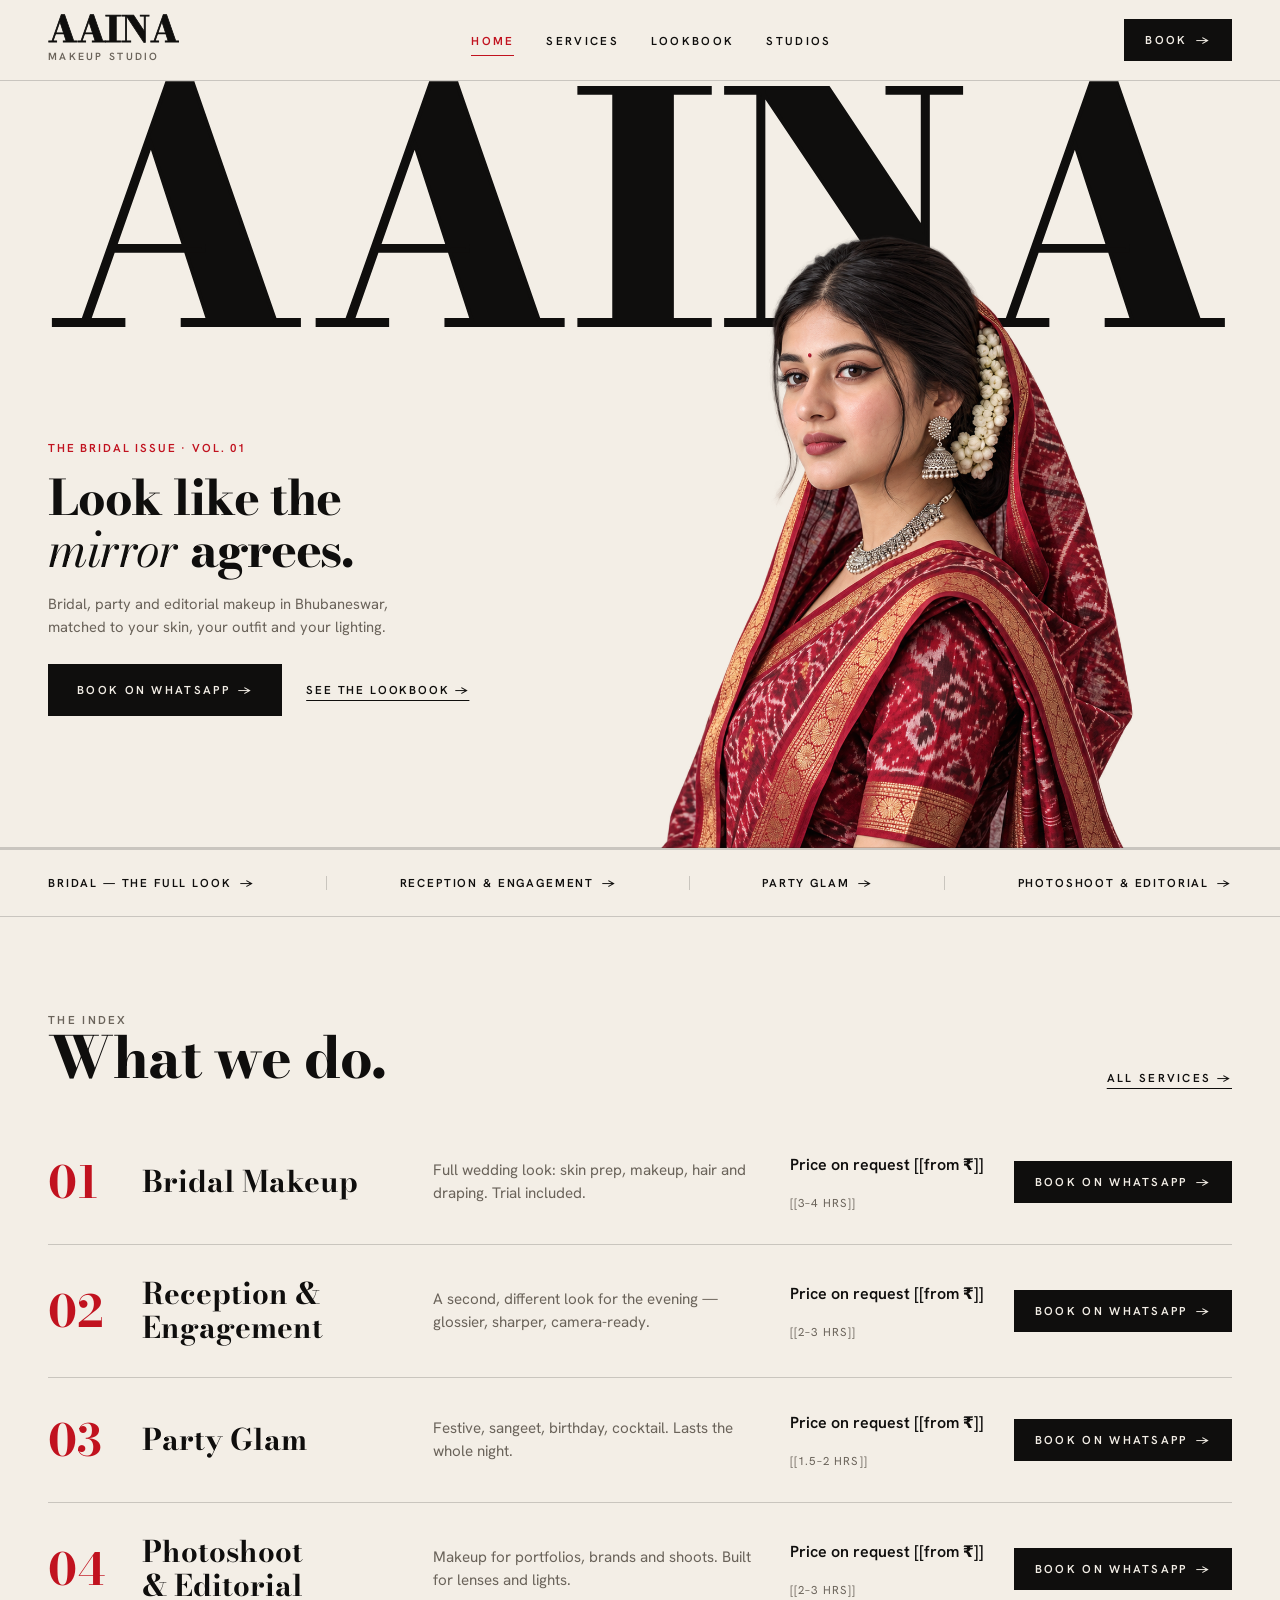
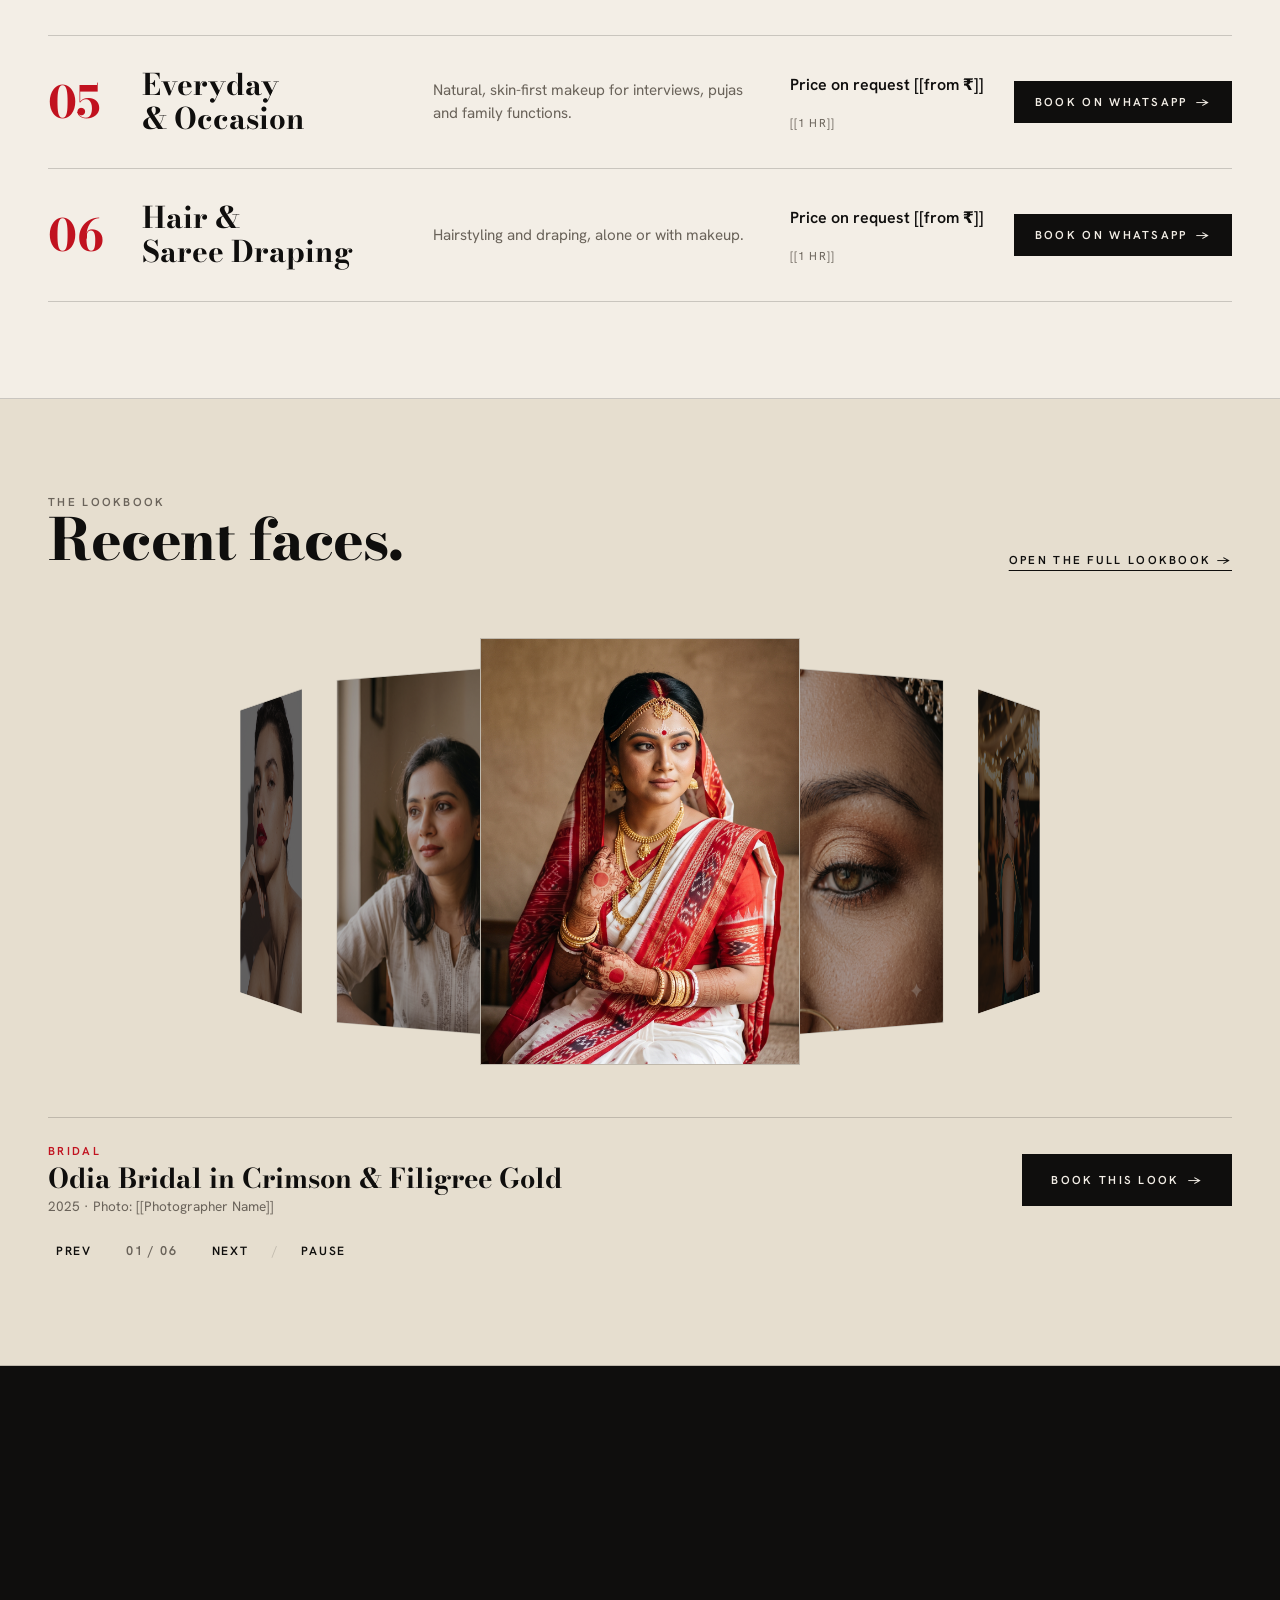
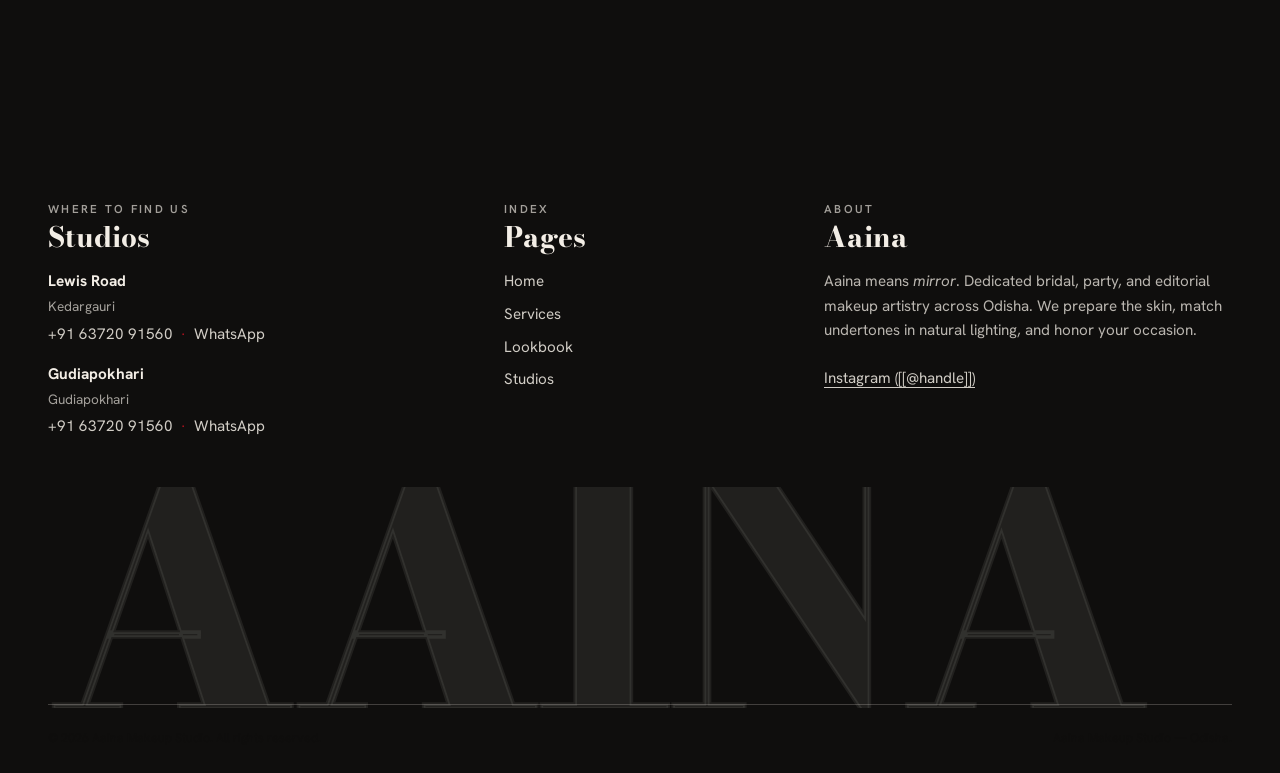
<file: index.html>
<!doctype html>
<html lang="en">
<head>
  <meta charset="utf-8">
  <meta name="viewport" content="width=device-width, initial-scale=1, viewport-fit=cover">
  <meta name="theme-color" content="#FBF8F3">
  <meta name="color-scheme" content="light">
  <title>Aaina Makeup Studio — Bridal &amp; Party Makeup in Odisha</title>
  <meta name="description" content="Bridal, party and editorial makeup at Aaina Makeup Studio in Bhubaneswar, Odisha. Studios at Lewis Road and Gudiapokhari. Book your date on WhatsApp.">
  <link rel="canonical" href="https://notDeboatall.github.io/aainamakeupstudio/index.html">

  <!-- Open Graph & Social Cards -->
  <meta property="og:type" content="website">
  <meta property="og:title" content="Aaina Makeup Studio — Bridal &amp; Party Makeup in Odisha">
  <meta property="og:description" content="Bridal, party and editorial makeup by artists who read your skin tone, outfit and lighting before they pick up a brush.">
  <meta property="og:image" content="https://notDeboatall.github.io/aainamakeupstudio/assets/img/og/og-default.png">
  <meta property="og:url" content="https://notDeboatall.github.io/aainamakeupstudio/index.html">
  <meta name="twitter:card" content="summary_large_image">
  <meta name="twitter:title" content="Aaina Makeup Studio — Bridal &amp; Party Makeup in Odisha">
  <meta name="twitter:description" content="Bridal, party and editorial makeup in Bhubaneswar, Odisha. Bookings on WhatsApp.">
  <meta name="twitter:image" content="https://notDeboatall.github.io/aainamakeupstudio/assets/img/og/og-default.png">

  <!-- Preload LCP Cover Cutout Image (WebP with alpha) -->
  <link rel="preload" as="image" href="assets/img/hero/cover-01.webp" type="image/webp" fetchpriority="high">

  <!-- Favicon -->
  <link rel="icon" href="assets/icons/favicon.svg" type="image/svg+xml">

  <!-- Google Fonts Preconnect & Display Swap (DESIGN §3) -->
  <link rel="preconnect" href="https://fonts.googleapis.com">
  <link rel="preconnect" href="https://fonts.gstatic.com" crossorigin>
  <link rel="stylesheet" href="https://fonts.googleapis.com/css2?family=Bodoni+Moda:ital,opsz,wght@0,6..96,500..900;1,6..96,500..900&family=Hanken+Grotesk:wght@400;500;600&display=swap">

  <!-- Stylesheets in Logical Cascading Order -->
  <link rel="stylesheet" href="css/tokens.css">
  <link rel="stylesheet" href="css/base.css">
  <link rel="stylesheet" href="css/components.css">
  <link rel="stylesheet" href="css/pages.css">

  <!-- Structured Data JSON-LD (BeautySalon / LocalBusiness with 2 Locations) -->
  <script type="application/ld+json">
  {
    "@context": "https://schema.org",
    "@type": "BeautySalon",
    "name": "Aaina Makeup Studio",
    "description": "Bridal, reception, party, and editorial makeup artistry in Bhubaneswar, Odisha.",
    "url": "https://notDeboatall.github.io/aainamakeupstudio/",
    "telephone": "+91 63720 91560",
    "image": "https://notDeboatall.github.io/aainamakeupstudio/assets/img/og/og-default.png",
    "priceRange": "₹₹₹",
    "department": [
      {
        "@type": "BeautySalon",
        "name": "Aaina Makeup Studio — Lewis Road",
        "address": {
          "@type": "PostalAddress",
          "streetAddress": "Plot No. 2855, Vivekananda Ladies Hostel, Lewis Road, Kedargauri Resort",
          "addressLocality": "Bhubaneswar",
          "postalCode": "751014",
          "addressRegion": "Odisha",
          "addressCountry": "IN"
        },
        "geo": {
          "@type": "GeoCoordinates",
          "latitude": 20.2413022,
          "longitude": 85.8412355
        },
        "url": "https://notDeboatall.github.io/aainamakeupstudio/studios.html#lewis-road"
      },
      {
        "@type": "BeautySalon",
        "name": "Aaina Makeup Studio — Gudiapokhari",
        "address": {
          "@type": "PostalAddress",
          "streetAddress": "Gudiapokhari",
          "addressLocality": "Bhubaneswar",
          "addressRegion": "Odisha",
          "addressCountry": "IN"
        },
        "geo": {
          "@type": "GeoCoordinates",
          "latitude": 20.1664124,
          "longitude": 85.8605194
        },
        "url": "https://notDeboatall.github.io/aainamakeupstudio/studios.html#gudiapokhari"
      }
    ]
  }
  </script>
</head>
<body class="section--paper">
  <a class="skip" href="#main">Skip to content</a>

  <!-- Injected Header with noscript fallback (ARCHITECTURE §2) -->
  <header id="site-header">
    <noscript>
      <div class="container" style="padding-block: 1rem; display: flex; justify-content: space-between; align-items: center; border-bottom: 1px solid #ccc;">
        <a href="index.html" style="font-family: var(--font-display); font-size: 1.5rem; font-weight: 800; text-transform: uppercase;">AAINA</a>
        <nav style="display: flex; gap: 1rem;">
          <a href="services.html">Services</a>
          <a href="gallery.html">Lookbook</a>
          <a href="studios.html">Studios</a>
        </nav>
      </div>
    </noscript>
  </header>

  <main id="main">
    <!-- ====================================================================
         SECTION 1: THE COVER (The Bridal Issue — "The Cover" Spec)
         ==================================================================== -->
    <section id="cover" class="hero-cover hairline" aria-label="The Cover" data-issue="bridal">
      <div class="hero-cover__container container">
        
        <!-- L1 Masthead (Tight Word Spanning Container Width) -->
        <div class="hero-cover__masthead-wrap" aria-hidden="true">
          <div class="hero-cover__masthead">AAINA</div>
        </div>

        <!-- Hero Main Body (Left Narrative, Right Art Stage) -->
        <div class="hero-cover__body">
          
          <!-- Narrative Column -->
          <div class="hero-cover__narrative">
            <span class="eyebrow hero-cover__eyebrow">The Bridal Issue · Vol. 01</span>
            <h1 class="hero-cover__headline">
              Look like the <em class="italic-accent">mirror</em> agrees.
            </h1>
            <p class="hero-cover__support">
              Bridal, party and editorial makeup in Bhubaneswar, matched to your skin, your outfit and your lighting.
            </p>
            <div class="hero-cover__actions">
              <button type="button" class="btn btn--primary hero-cover__primary-btn" data-book data-service="bridal" aria-label="Book on WhatsApp">
                Book on WhatsApp <span class="btn__arrow" aria-hidden="true">→</span>
              </button>
              <a href="gallery.html" class="text-link hero-cover__secondary-link">See the lookbook →</a>
            </div>
          </div>

          <!-- Art Column: Standalone Subject Cutout (Directly on Page Background, No Oval) -->
          <div class="hero-cover__art" aria-hidden="true">
            <div class="hero-cover__stage">
              <img src="assets/img/hero/cover-01.webp" 
                   alt="Editorial bridal beauty portrait with Sambalpuri drape, silver choker and traditional crimson accents" 
                   class="hero-cover__img" 
                   width="1393" 
                   height="1129" 
                   fetchpriority="high" 
                   loading="eager">
            </div>
          </div>

        </div>

        <!-- 1px Baseline Hairline Rule -->
        <div class="hero-cover__baseline" aria-hidden="true"></div>
      </div>
    </section>

    <!-- ====================================================================
         SECTION 1B: COVER LINES STRIP (Slim Nav Directly Below Hero)
         ==================================================================== -->
    <nav class="cover-lines-strip hairline" aria-label="Featured services">
      <div class="container cover-lines-strip__inner">
        <a href="services.html#service-bridal" class="cover-lines-strip__link">
          <span class="cover-lines-strip__label">Bridal — the full look</span>
          <span class="cover-lines-strip__arrow" aria-hidden="true">→</span>
        </a>
        <span class="cover-lines-strip__sep" aria-hidden="true"></span>
        <a href="services.html#service-reception" class="cover-lines-strip__link">
          <span class="cover-lines-strip__label">Reception &amp; Engagement</span>
          <span class="cover-lines-strip__arrow" aria-hidden="true">→</span>
        </a>
        <span class="cover-lines-strip__sep" aria-hidden="true"></span>
        <a href="services.html#service-party" class="cover-lines-strip__link">
          <span class="cover-lines-strip__label">Party Glam</span>
          <span class="cover-lines-strip__arrow" aria-hidden="true">→</span>
        </a>
        <span class="cover-lines-strip__sep" aria-hidden="true"></span>
        <a href="services.html#service-editorial" class="cover-lines-strip__link">
          <span class="cover-lines-strip__label">Photoshoot &amp; Editorial</span>
          <span class="cover-lines-strip__arrow" aria-hidden="true">→</span>
        </a>
      </div>
    </nav>

    <!-- ====================================================================
         SECTION 2: THE INDEX (Services Rows - DESIGN §5, CONTENT §Index)
         ==================================================================== -->
    <section class="section hairline" aria-labelledby="index-heading">
      <div class="container">
        <div style="display: flex; justify-content: space-between; align-items: flex-end; margin-bottom: var(--space-5);" data-reveal>
          <div>
            <span class="eyebrow">THE INDEX</span>
            <h2 class="h2" id="index-heading">What we do.</h2>
          </div>
          <a href="services.html" class="text-link">All services →</a>
        </div>

        <!-- Rendered dynamically by js/services.js -->
        <div class="service-index" id="home-services-index"></div>
      </div>
    </section>

    <!-- ====================================================================
         SECTION 3: THE LOOKBOOK TEASER (3D Coverflow Carousel - CONTENT §Lookbook)
         ==================================================================== -->
    <section class="section section--bone hairline" id="lookbook-carousel" aria-labelledby="lookbook-teaser-heading">
      <div class="container">
        <div style="display: flex; justify-content: space-between; align-items: flex-end; margin-bottom: var(--space-5);" data-reveal>
          <div>
            <span class="eyebrow">THE LOOKBOOK</span>
            <h2 class="h2" id="lookbook-teaser-heading">Recent faces.</h2>
          </div>
          <a href="gallery.html" class="text-link">Open the full lookbook →</a>
        </div>

        <!-- 3D Coverflow Carousel Mount (js/carousel.js) -->
        <div id="lookbook-carousel-mount">
          <noscript>
            <div class="carousel__noscript-fallback">
              <p class="text-muted">Explore featured bridal and occasion looks in our lookbook:</p>
              <a href="gallery.html" class="btn btn--outline" style="margin-top: var(--space-3);">Open the full lookbook →</a>
            </div>
          </noscript>
        </div>
      </div>
    </section>

    <!-- ====================================================================
         SECTION 4: STUDIO STATEMENT BAND (DESIGN §5, CONTENT §Why Aaina)
         ==================================================================== -->
    <section class="section statement-band hairline" aria-labelledby="statement-heading">
      <div class="container">
        <div class="statement-band__grid">
          <!-- Editorial Copy & Facts (NOT cards per anti-slop rules) -->
          <div data-reveal>
            <span class="eyebrow eyebrow--inv">WHY AAINA</span>
            <h2 class="statement-band__headline" id="statement-heading">
              A mirror doesn't flatter.<br>We don't either.
            </h2>
            <p class="statement-band__body">
              We match tone, undertone and finish to your skin, not to a trend. You'll see the look on your own face in a trial before the day, and leave with notes for touch-ups.
            </p>

            <ul class="statement-facts">
              <li class="statement-fact">
                <span class="statement-fact__bullet" aria-hidden="true">01</span>
                <span>Trial before every bridal booking <span class="placeholder-mark">[[confirm]]</span></span>
              </li>
              <li class="statement-fact">
                <span class="statement-fact__bullet" aria-hidden="true">02</span>
                <span>Skin-prep and HD / airbrush options <span class="placeholder-mark">[[confirm]]</span></span>
              </li>
              <li class="statement-fact">
                <span class="statement-fact__bullet" aria-hidden="true">03</span>
                <span>Artists travel for weddings across Odisha <span class="placeholder-mark">[[confirm]]</span></span>
              </li>
            </ul>
          </div>

          <!-- Editorial Imagery Details (Placeholders per Image Brief Section B) -->
          <div class="statement-visuals" data-reveal data-delay="2">
            <div class="statement-visual-item statement-visual-item--tall">
              <div class="aaina-placeholder" style="aspect-ratio: 4 / 5;">
                <span class="aaina-placeholder__label">DETAIL</span>
                <div class="aaina-placeholder__bottom">
                  <span class="aaina-placeholder__title">Photo coming soon</span>
                  <span class="aaina-placeholder__desc">Sanitized professional brush suite</span>
                </div>
              </div>
            </div>

            <div class="statement-visual-item">
              <div class="aaina-placeholder" style="aspect-ratio: 1 / 1;">
                <span class="aaina-placeholder__label">DETAIL</span>
                <div class="aaina-placeholder__bottom">
                  <span class="aaina-placeholder__title">Photo coming soon</span>
                  <span class="aaina-placeholder__desc">Precision skin prep & matching</span>
                </div>
              </div>
            </div>

            <div class="statement-visual-item">
              <div class="aaina-placeholder mirror-mask" style="aspect-ratio: 3 / 4;">
                <span class="aaina-placeholder__label">ARTIST</span>
                <div class="aaina-placeholder__bottom">
                  <span class="aaina-placeholder__title">Photo coming soon</span>
                  <span class="aaina-placeholder__desc">Lead artist portrait <span class="placeholder-mark">[[Name]]</span></span>
                </div>
              </div>
            </div>
          </div>
        </div>
      </div>
    </section>

    <!-- ====================================================================
         SECTION 5: STUDIOS TEASER (CONTENT §Studios teaser)
         ==================================================================== -->
    <section class="section hairline" aria-labelledby="studios-teaser-heading">
      <div class="container">
        <div style="display: flex; justify-content: space-between; align-items: flex-end;" data-reveal>
          <div>
            <span class="eyebrow">FIND US</span>
            <h2 class="h2" id="studios-teaser-heading">Two studios in Bhubaneswar.</h2>
          </div>
          <a href="studios.html" class="text-link">Studio details →</a>
        </div>

        <div class="studios-teaser__list" data-reveal data-delay="1">
          <!-- Lewis Road Card -->
          <article class="studio-card">
            <div>
              <span class="studio-card__num">01</span>
              <h3 class="studio-card__name">Lewis Road</h3>
              <p class="studio-card__area">Kedargauri</p>
              <p class="text-muted" style="margin-top: var(--space-2); font-size: 0.85rem;">Plot No. 2855, Vivekananda Ladies Hostel, Lewis Road, Kedargauri Resort, Bhubaneswar 751014</p>
            </div>
            <div class="studio-card__actions">
              <a href="studios.html#lewis-road" class="text-link">Open on map →</a>
              <button type="button" class="btn btn--header" data-book data-branch="lewis-road">WhatsApp →</button>
            </div>
          </article>

          <!-- Gudiapokhari Card -->
          <article class="studio-card">
            <div>
              <span class="studio-card__num">02</span>
              <h3 class="studio-card__name">Gudiapokhari</h3>
              <p class="studio-card__area">Gudiapokhari</p>
              <p class="text-muted" style="margin-top: var(--space-2); font-size: 0.85rem;"><span class="placeholder-mark">Gudiapokhari, Bhubaneswar [[full address + pin code]]</span></p>
            </div>
            <div class="studio-card__actions">
              <a href="studios.html#gudiapokhari" class="text-link">Open on map →</a>
              <button type="button" class="btn btn--header" data-book data-branch="gudiapokhari">WhatsApp →</button>
            </div>
          </article>
        </div>
      </div>
    </section>

    <!-- ====================================================================
         SECTION 6: REVIEWS (CONTENT §Reviews, PRD §6 F4 — Auto-hidden if empty)
         ==================================================================== -->
    <section class="section section--bone hairline" id="reviews-section" aria-labelledby="reviews-heading" style="display: none;">
      <div class="container">
        <span class="eyebrow">IN THEIR WORDS</span>
        <h2 class="h2" id="reviews-heading" style="margin-bottom: var(--space-4);">Client Reviews</h2>
        <div id="reviews-container"></div>
      </div>
    </section>

    <!-- ====================================================================
         SECTION 7: FINAL CTA (DESIGN §5, CONTENT §Final CTA)
         ==================================================================== -->
    <section class="final-cta" aria-labelledby="final-cta-heading">
      <div class="container final-cta__content" data-reveal>
        <span class="eyebrow eyebrow--inv">HOLD YOUR DATE</span>
        <h2 class="final-cta__title" id="final-cta-heading">
          Tell us the date.<br>We'll hold the chair.
        </h2>
        <p class="lead" style="color: rgba(243, 238, 230, 0.8);">
          Weddings and celebrations book months in advance. Message us to check artist availability for your date.
        </p>
        <button type="button" class="btn btn--primary btn--whatsapp" data-book data-service="bridal" aria-label="Message studio on WhatsApp">
          <svg class="whatsapp-icon" width="18" height="18" viewBox="0 0 24 24" fill="currentColor" aria-hidden="true">
            <path d="M12.031 6.172c-3.181 0-5.767 2.586-5.768 5.766-.001 1.298.38 2.27 1.019 3.287l-.582 2.128 2.182-.573c.978.58 1.911.928 3.149.929 3.182 0 5.767-2.587 5.768-5.766 0-3.18-2.586-5.771-5.768-5.771zm3.392 8.244c-.144.405-.837.774-1.17.824-.299.045-.677.063-1.092-.069-.252-.08-.575-.187-.988-.365-1.739-.751-2.874-2.502-2.961-2.617-.087-.116-.708-.941-.708-1.793s.448-1.272.607-1.446c.16-.175.348-.218.464-.218.116 0 .232.001.333.006.107.005.25-.041.391.298.145.349.493 1.202.536 1.29.043.087.072.189.014.304-.058.116-.087.189-.174.29-.087.102-.184.227-.262.305-.088.087-.179.182-.077.357.102.174.454.748.973 1.211.669.596 1.232.78 1.406.868.174.087.276.073.377-.044.102-.116.435-.508.551-.682.116-.174.232-.145.391-.087.16.058 1.015.479 1.189.566.174.087.29.131.334.204.043.072.043.42-.101.825z"/>
          </svg>
          <span>Message us on WhatsApp →</span>
        </button>
      </div>
    </section>
  </main>

  <!-- Injected Footer (ARCHITECTURE §2) -->
  <footer id="site-footer"></footer>

  <!-- Booking Sheet Modal (Native <dialog>) -->
  <dialog id="booking"></dialog>

  <!-- Lookbook Lightbox Modal -->
  <div id="gallery-lightbox" class="lightbox" role="dialog" aria-modal="true" aria-label="Lookbook View" style="display: none;"></div>

  <!-- Scripts loaded in exact dependency order with defer (ARCHITECTURE §5) -->
  <script defer src="data/site.js"></script>
  <script defer src="data/branches.js"></script>
  <script defer src="data/services.js"></script>
  <script defer src="data/gallery.js"></script>
  <script defer src="data/reviews.js"></script>
  <script defer src="js/core.js"></script>
  <script defer src="js/whatsapp.js"></script>
  <script defer src="js/layout.js"></script>
  <script defer src="js/booking.js"></script>
  <script defer src="js/hero.js"></script>
  <script defer src="js/services.js"></script>
  <script defer src="js/gallery.js"></script>
  <script defer src="js/carousel.js"></script>
  <script defer src="js/reviews.js"></script>
  <script defer src="js/reveal.js"></script>
</body>
</html>
</file>
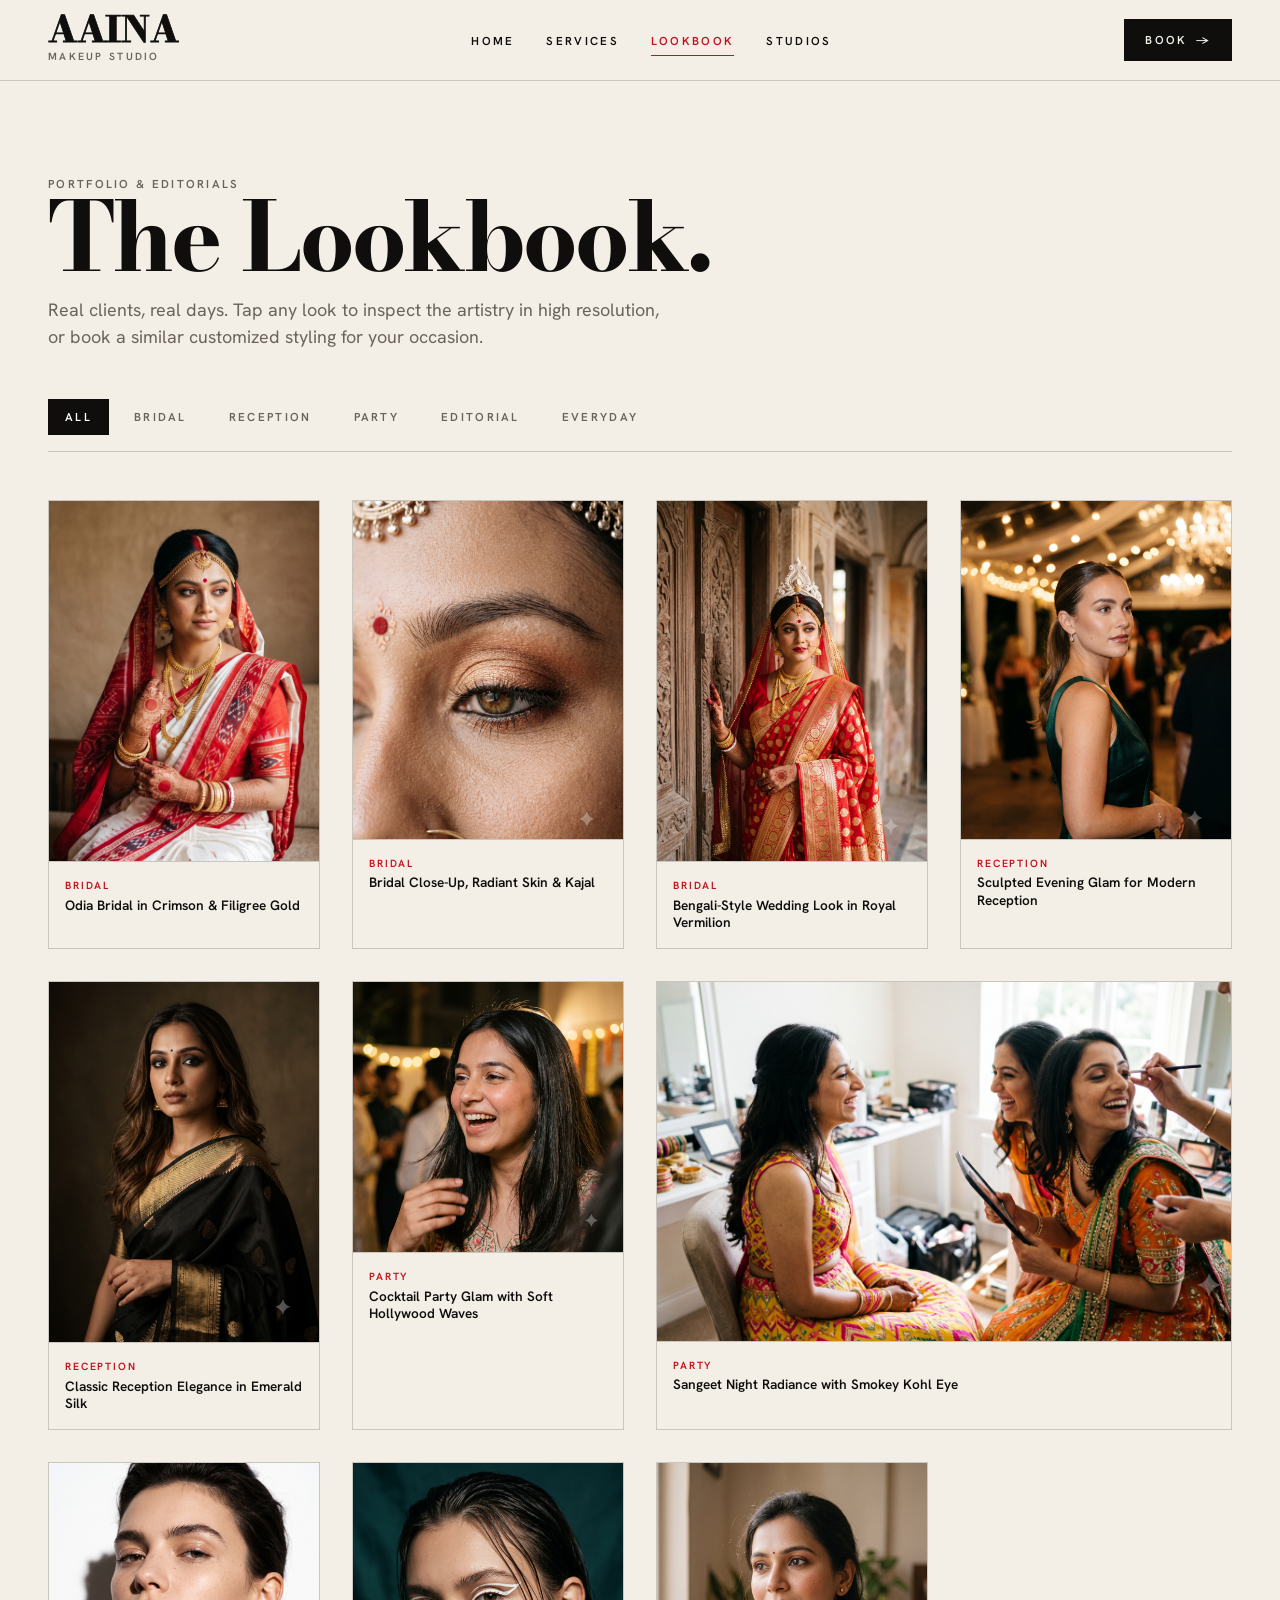
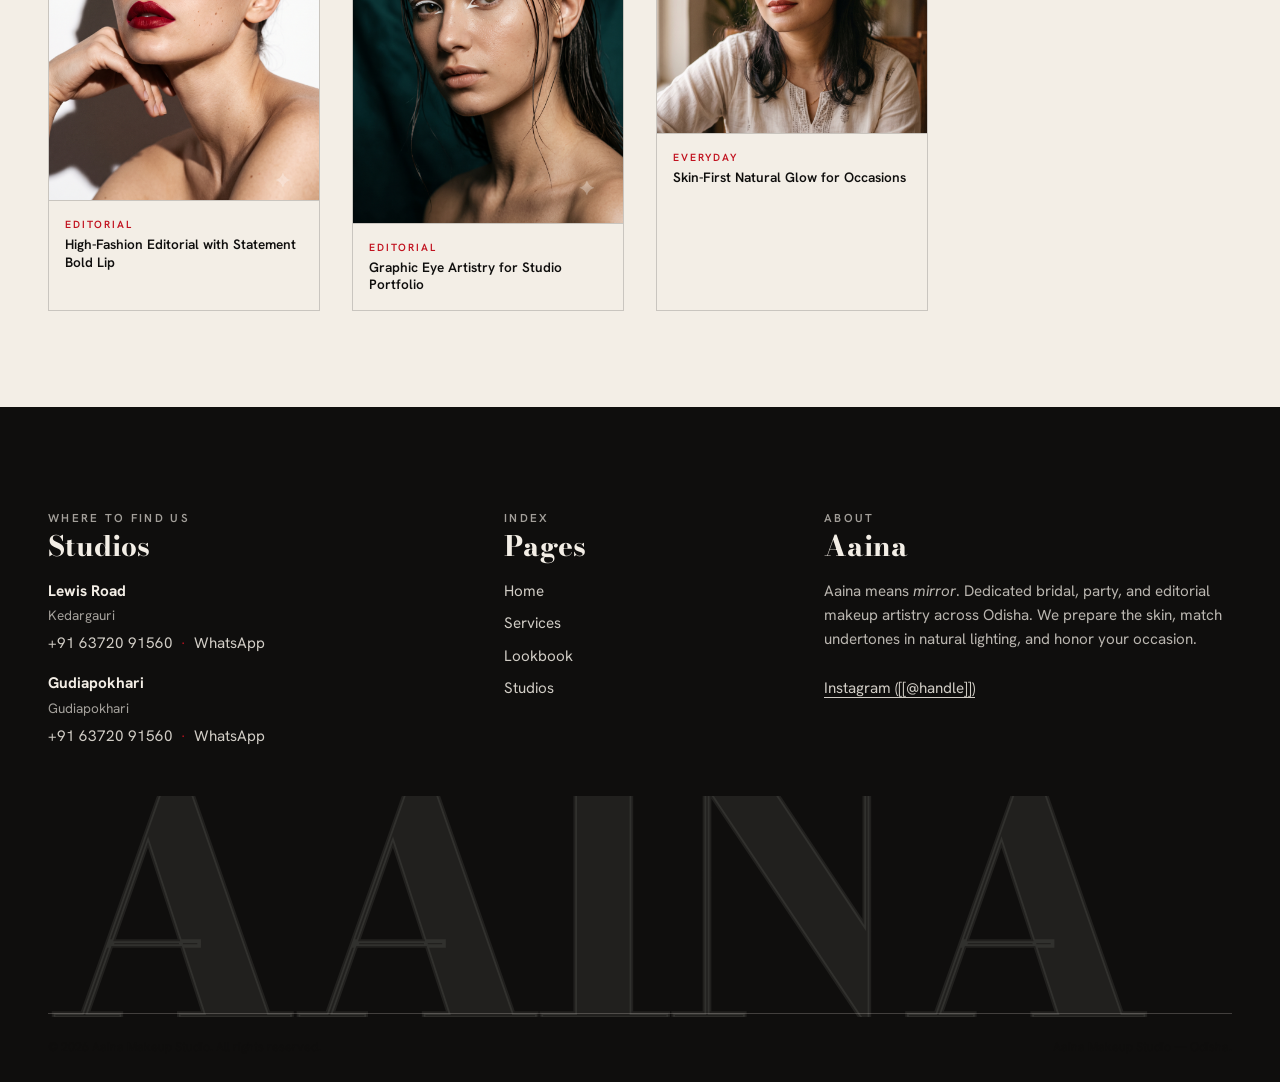
<file: gallery.html>
<!doctype html>
<html lang="en">
<head>
  <meta charset="utf-8">
  <meta name="viewport" content="width=device-width, initial-scale=1, viewport-fit=cover">
  <meta name="theme-color" content="#FBF8F3">
  <meta name="color-scheme" content="light">
  <title>Makeup Lookbook — Aaina Makeup Studio</title>
  <meta name="description" content="Browse bridal, reception, party and editorial makeup looks by Aaina Makeup Studio in Odisha. Tap any look to book on WhatsApp.">
  <link rel="canonical" href="https://notDeboatall.github.io/aainamakeupstudio/gallery.html">

  <meta property="og:type" content="website">
  <meta property="og:title" content="Makeup Lookbook — Aaina Makeup Studio">
  <meta property="og:description" content="Real bridal, party and editorial makeup looks across Odisha.">
  <meta property="og:image" content="https://notDeboatall.github.io/aainamakeupstudio/assets/img/og/og-default.png">
  <meta property="og:url" content="https://notDeboatall.github.io/aainamakeupstudio/gallery.html">
  <meta name="twitter:card" content="summary_large_image">
  <meta name="twitter:title" content="Makeup Lookbook — Aaina Makeup Studio">
  <meta name="twitter:description" content="Browse bridal, party and editorial looks across Odisha.">
  <meta name="twitter:image" content="https://notDeboatall.github.io/aainamakeupstudio/assets/img/og/og-default.png">

  <link rel="icon" href="assets/icons/favicon.svg" type="image/svg+xml">
  <link rel="preconnect" href="https://fonts.googleapis.com">
  <link rel="preconnect" href="https://fonts.gstatic.com" crossorigin>
  <link rel="stylesheet" href="https://fonts.googleapis.com/css2?family=Bodoni+Moda:ital,opsz,wght@0,6..96,500..900;1,6..96,500..900&family=Hanken+Grotesk:wght@400;500;600&display=swap">

  <link rel="stylesheet" href="css/tokens.css">
  <link rel="stylesheet" href="css/base.css">
  <link rel="stylesheet" href="css/components.css">
  <link rel="stylesheet" href="css/pages.css">
</head>
<body class="section--paper">
  <a class="skip" href="#main">Skip to content</a>

  <header id="site-header"></header>

  <main id="main" class="container section">
    <header style="margin-bottom: var(--space-6);" data-reveal>
      <span class="eyebrow">PORTFOLIO &amp; EDITORIALS</span>
      <h1 class="h1">The Lookbook.</h1>
      <p class="lead" style="margin-top: var(--space-3); max-width: 62ch;">
        Real clients, real days. Tap any look to inspect the artistry in high resolution, or book a similar customized styling for your occasion.
      </p>
    </header>

    <!-- Dynamic Category Filter Bar -->
    <nav id="gallery-filters" aria-label="Lookbook categories filter" data-reveal data-delay="1"></nav>

    <!-- Dynamic Gallery Cards Grid (dense auto-flow layout) -->
    <section aria-label="Lookbook Gallery Grid">
      <div class="gallery-grid" id="gallery-grid" data-reveal data-delay="2"></div>
    </section>
  </main>

  <footer id="site-footer"></footer>
  <dialog id="booking"></dialog>

  <!-- Lightbox Element -->
  <div id="gallery-lightbox" class="lightbox" role="dialog" aria-modal="true" aria-label="Lookbook Lightbox View"></div>

  <!-- Scripts -->
  <script defer src="data/site.js"></script>
  <script defer src="data/branches.js"></script>
  <script defer src="data/services.js"></script>
  <script defer src="data/gallery.js"></script>
  <script defer src="data/reviews.js"></script>
  <script defer src="js/core.js"></script>
  <script defer src="js/whatsapp.js"></script>
  <script defer src="js/layout.js"></script>
  <script defer src="js/booking.js"></script>
  <script defer src="js/gallery.js"></script>
  <script defer src="js/reveal.js"></script>
</body>
</html>
</file>
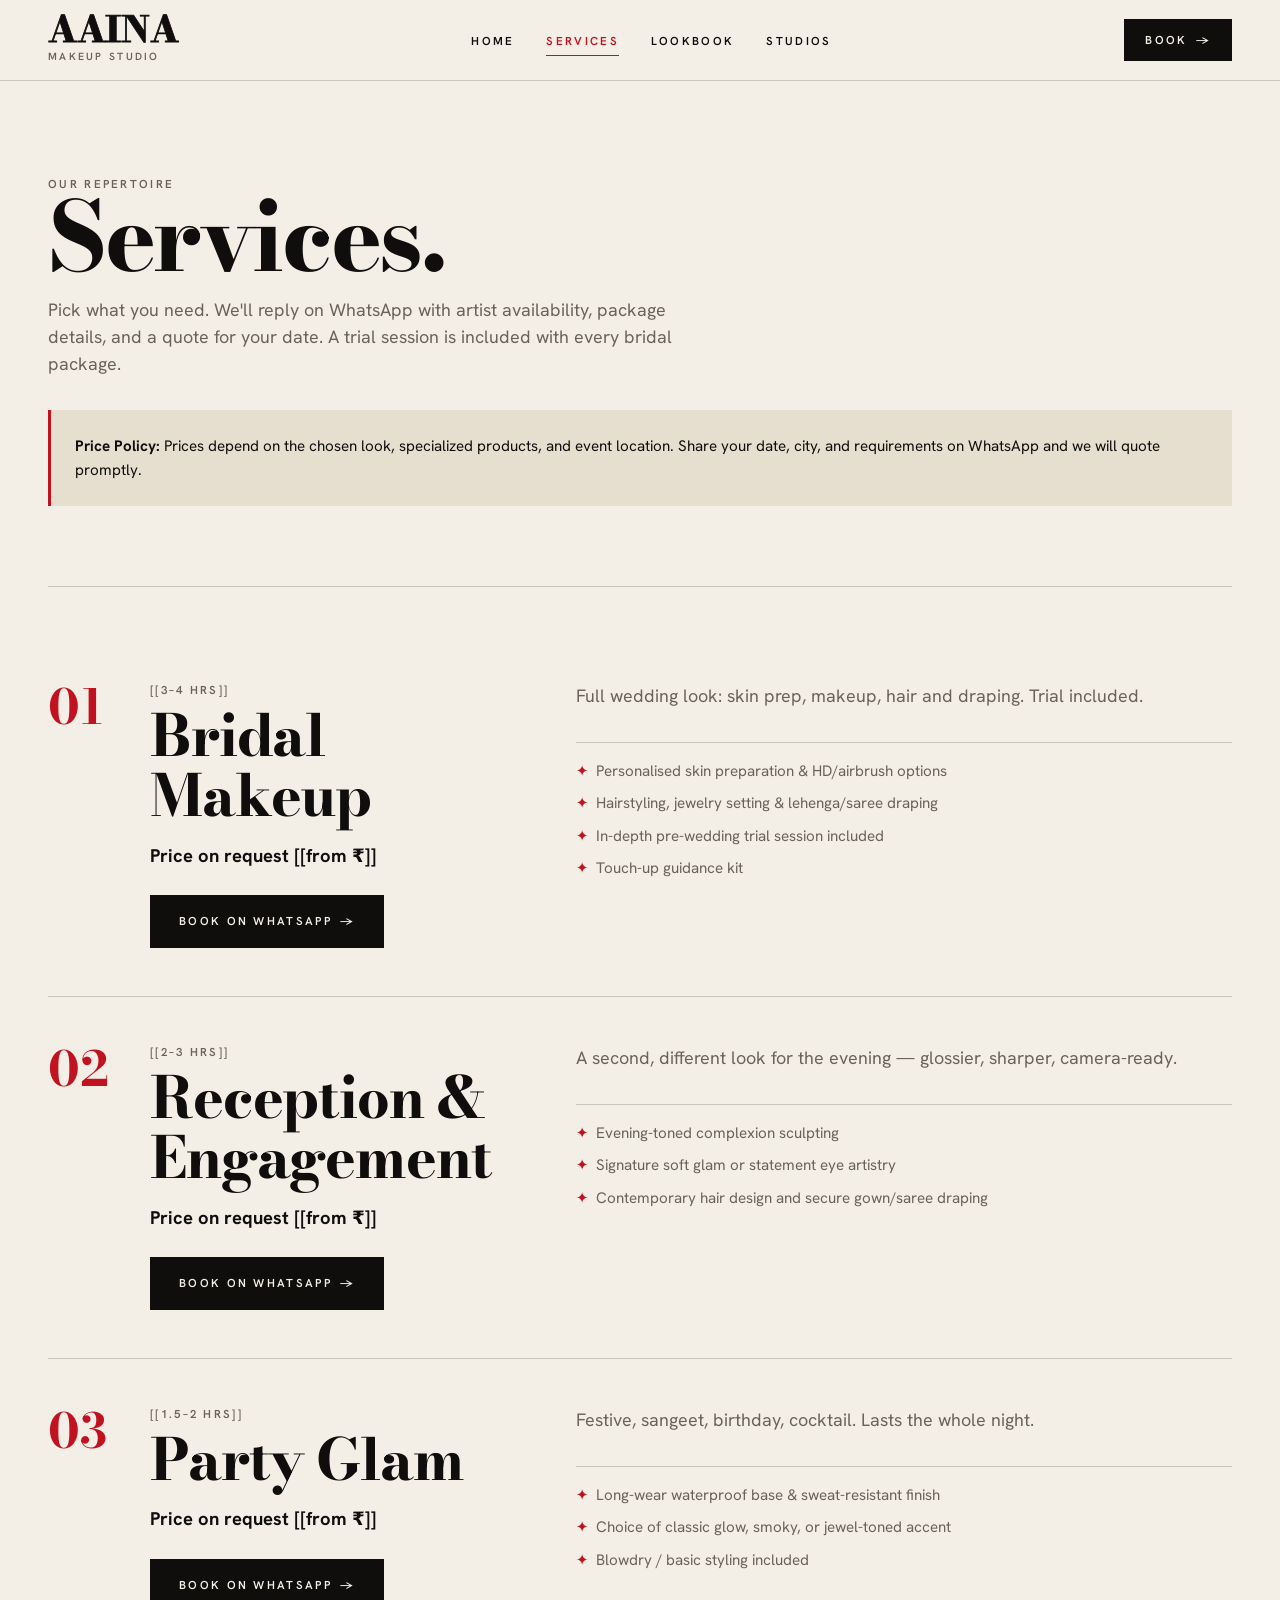
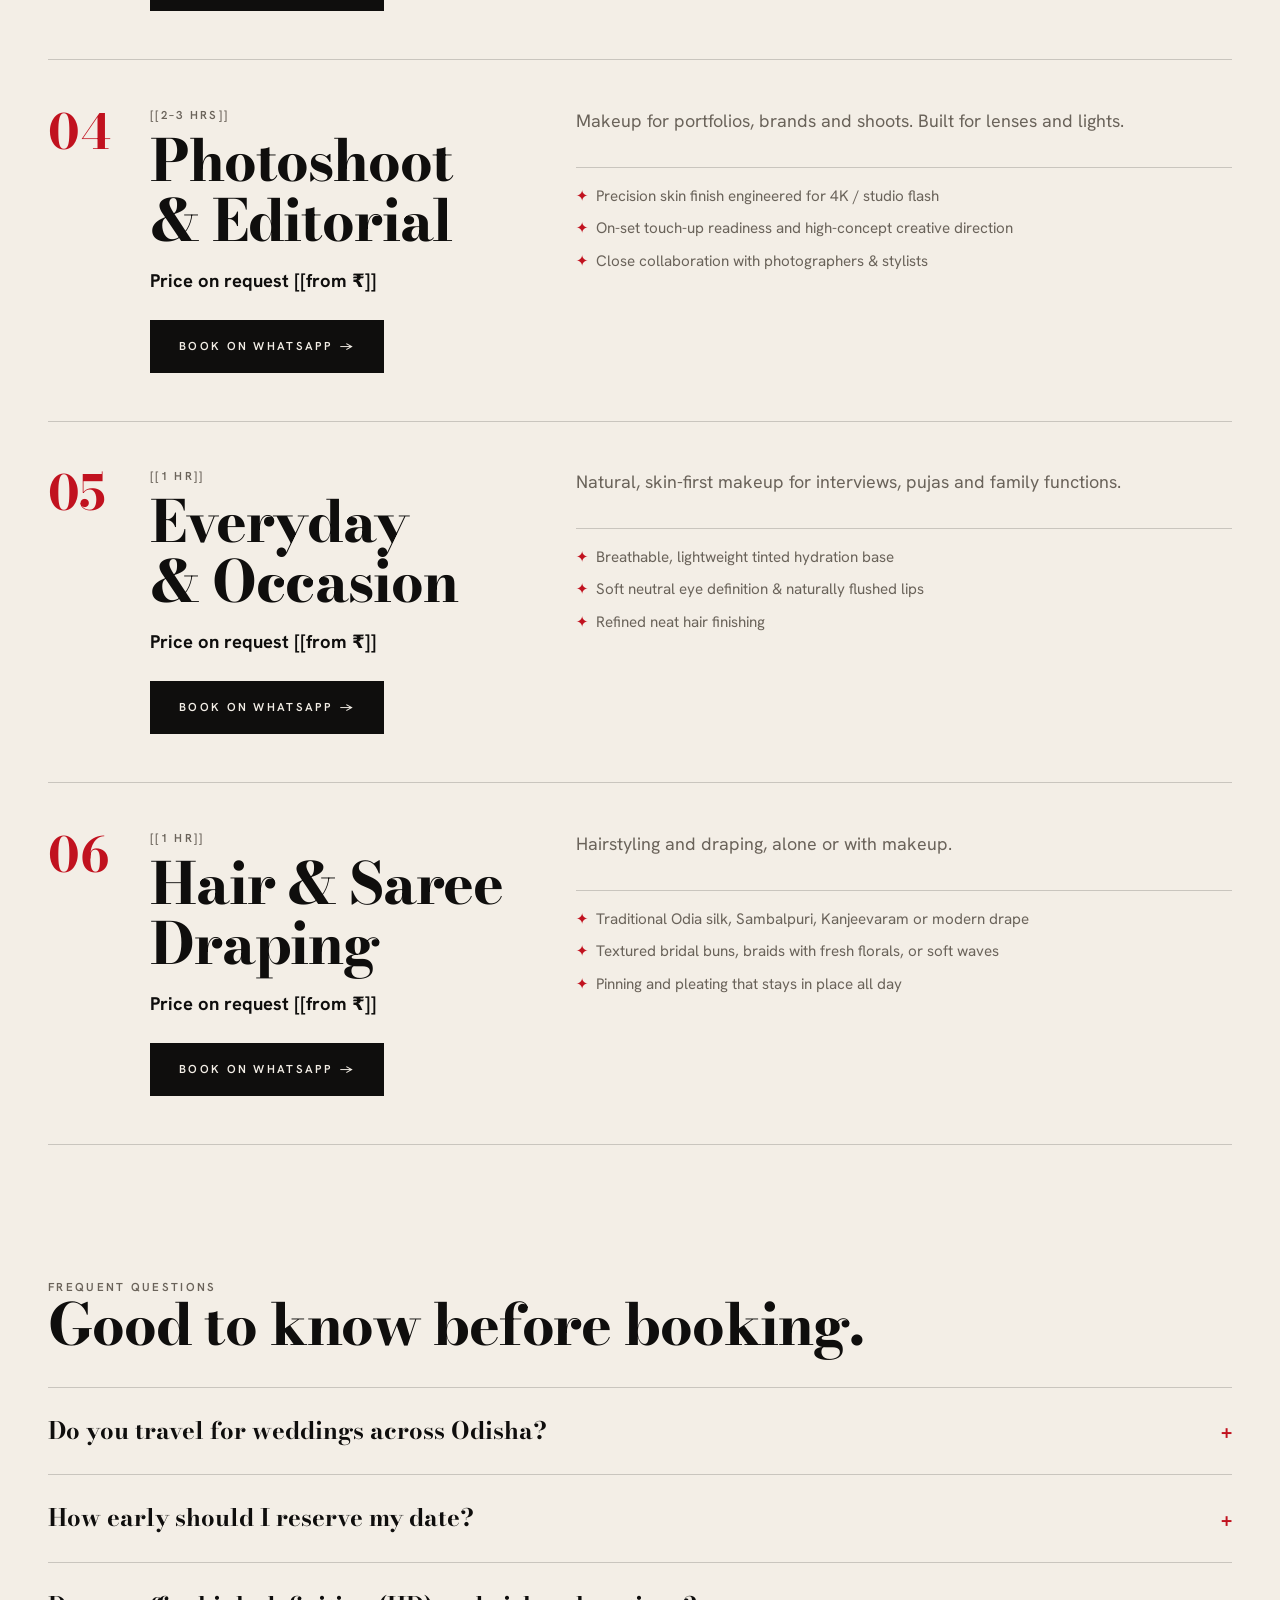
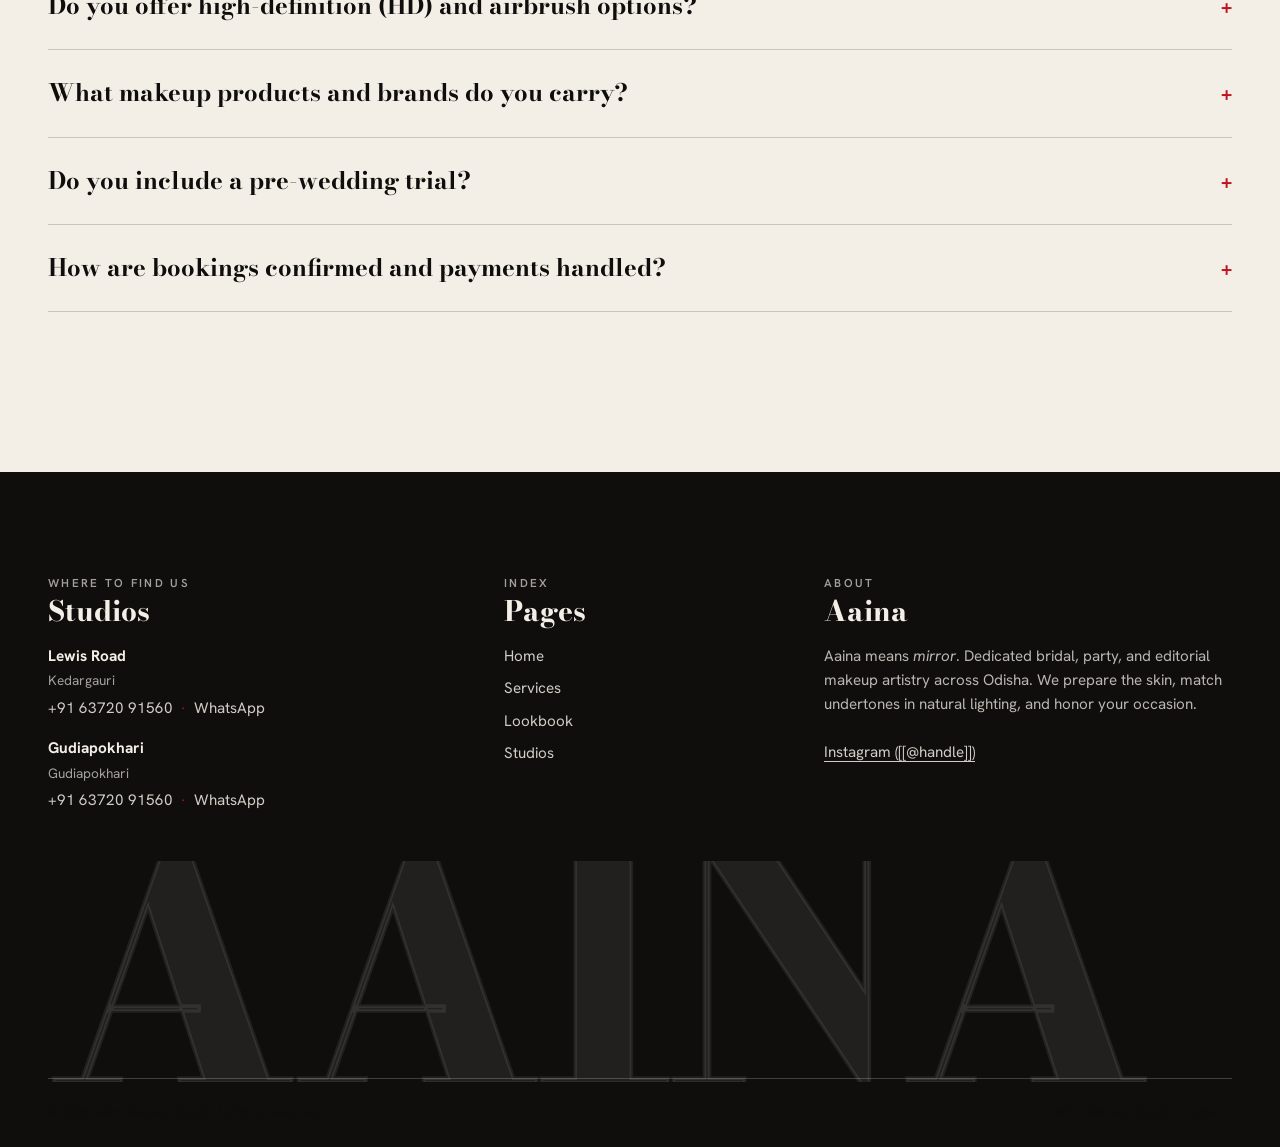
<file: services.html>
<!doctype html>
<html lang="en">
<head>
  <meta charset="utf-8">
  <meta name="viewport" content="width=device-width, initial-scale=1, viewport-fit=cover">
  <meta name="theme-color" content="#FBF8F3">
  <meta name="color-scheme" content="light">
  <title>Makeup Services &amp; Booking — Aaina Makeup Studio</title>
  <meta name="description" content="Bridal, reception, party, editorial and everyday makeup, plus hair and saree draping. Book on WhatsApp with Aaina Makeup Studio Odisha.">
  <link rel="canonical" href="https://notDeboatall.github.io/aainamakeupstudio/services.html">

  <meta property="og:type" content="website">
  <meta property="og:title" content="Makeup Services &amp; Booking — Aaina Makeup Studio">
  <meta property="og:description" content="Bridal, reception, party, editorial and everyday makeup in Odisha. Book on WhatsApp.">
  <meta property="og:image" content="https://notDeboatall.github.io/aainamakeupstudio/assets/img/og/og-default.png">
  <meta property="og:url" content="https://notDeboatall.github.io/aainamakeupstudio/services.html">
  <meta name="twitter:card" content="summary_large_image">
  <meta name="twitter:title" content="Makeup Services &amp; Booking — Aaina Makeup Studio">
  <meta name="twitter:description" content="Complete makeup and draping services by Aaina Makeup Studio.">
  <meta name="twitter:image" content="https://notDeboatall.github.io/aainamakeupstudio/assets/img/og/og-default.png">

  <link rel="icon" href="assets/icons/favicon.svg" type="image/svg+xml">
  <link rel="preconnect" href="https://fonts.googleapis.com">
  <link rel="preconnect" href="https://fonts.gstatic.com" crossorigin>
  <link rel="stylesheet" href="https://fonts.googleapis.com/css2?family=Bodoni+Moda:ital,opsz,wght@0,6..96,500..900;1,6..96,500..900&family=Hanken+Grotesk:wght@400;500;600&display=swap">

  <link rel="stylesheet" href="css/tokens.css">
  <link rel="stylesheet" href="css/base.css">
  <link rel="stylesheet" href="css/components.css">
  <link rel="stylesheet" href="css/pages.css">
</head>
<body class="section--paper">
  <a class="skip" href="#main">Skip to content</a>

  <header id="site-header"></header>

  <main id="main" class="container section">
    <!-- Page Header (CONTENT §Services) -->
    <header class="services-header" data-reveal>
      <span class="eyebrow">OUR REPERTOIRE</span>
      <h1 class="h1">Services.</h1>
      <p class="lead" style="margin-top: var(--space-3); max-width: 65ch;">
        Pick what you need. We'll reply on WhatsApp with artist availability, package details, and a quote for your date. A trial session is included with every bridal package.
      </p>

      <div class="services-notice">
        <strong>Price Policy:</strong> Prices depend on the chosen look, specialized products, and event location. Share your date, city, and requirements on WhatsApp and we will quote promptly.
      </div>
    </header>

    <!-- Full Services Catalog (Rendered dynamically by js/services.js) -->
    <section aria-label="Services List">
      <div id="full-services-list"></div>
    </section>

    <!-- Native Accessible FAQ Section (<details>/<summary> per CONTENT §FAQ) -->
    <section class="section section--sm" style="margin-top: var(--space-7);" aria-labelledby="faq-heading">
      <div data-reveal>
        <span class="eyebrow">FREQUENT QUESTIONS</span>
        <h2 class="h2" id="faq-heading">Good to know before booking.</h2>
      </div>

      <div class="faq-list" data-reveal data-delay="1">
        <details class="faq-item">
          <summary>
            <span>Do you travel for weddings across Odisha?</span>
            <span class="faq-icon" aria-hidden="true">+</span>
          </summary>
          <div class="faq-content">
            <p>Yes. Our senior artists and styling teams regularly travel to wedding venues and destinations across Odisha (such as Sambalpur, Rourkela, Berhampur, Balasore) and neighboring regions. Outstation travel and lodging arrangements are calculated transparently with your quote.</p>
          </div>
        </details>

        <details class="faq-item">
          <summary>
            <span>How early should I reserve my date?</span>
            <span class="faq-icon" aria-hidden="true">+</span>
          </summary>
          <div class="faq-content">
            <p>We recommend booking bridal dates 3 to 6 months in advance, especially during the auspicious wedding months (October through March). For party makeup and photoshoot projects, 2 to 4 weeks advance notice is typically sufficient.</p>
          </div>
        </details>

        <details class="faq-item">
          <summary>
            <span>Do you offer high-definition (HD) and airbrush options?</span>
            <span class="faq-icon" aria-hidden="true">+</span>
          </summary>
          <div class="faq-content">
            <p>Yes. We specialize in both precision HD brush application and silicone-based Airbrush artistry. We analyze your skin texture, venue lighting, and camera setups to recommend the technique that keeps your finish natural yet completely camera-ready.</p>
          </div>
        </details>

        <details class="faq-item">
          <summary>
            <span>What makeup products and brands do you carry?</span>
            <span class="faq-icon" aria-hidden="true">+</span>
          </summary>
          <div class="faq-content">
            <p>We work exclusively with internationally accredited professional cosmetic houses—including Charlotte Tilbury, MAC, NARS, Bobbi Brown, Huda Beauty, and Dior. All brushes and palettes are sanitized between every client according to strict clinical hygiene protocols.</p>
          </div>
        </details>

        <details class="faq-item">
          <summary>
            <span>Do you include a pre-wedding trial?</span>
            <span class="faq-icon" aria-hidden="true">+</span>
          </summary>
          <div class="faq-content">
            <p>Every bridal reservation includes an in-studio trial consultation. We evaluate your undertone, test foundation oxidization, draft eye contours, and review saree pinning with your bridal jewelry so there are zero surprises on your wedding day.</p>
          </div>
        </details>

        <details class="faq-item">
          <summary>
            <span>How are bookings confirmed and payments handled?</span>
            <span class="faq-icon" aria-hidden="true">+</span>
          </summary>
          <div class="faq-content">
            <p>A deposit confirms and blocks your slot exclusively on our master diary. The remaining balance is completed on the day of the appointment. We accept UPI, bank transfers, and cash at all studio branches.</p>
          </div>
        </details>
      </div>
    </section>
  </main>

  <footer id="site-footer"></footer>
  <dialog id="booking"></dialog>

  <!-- Scripts -->
  <script defer src="data/site.js"></script>
  <script defer src="data/branches.js"></script>
  <script defer src="data/services.js"></script>
  <script defer src="data/gallery.js"></script>
  <script defer src="data/reviews.js"></script>
  <script defer src="js/core.js"></script>
  <script defer src="js/whatsapp.js"></script>
  <script defer src="js/layout.js"></script>
  <script defer src="js/booking.js"></script>
  <script defer src="js/services.js"></script>
  <script defer src="js/reveal.js"></script>
</body>
</html>
</file>
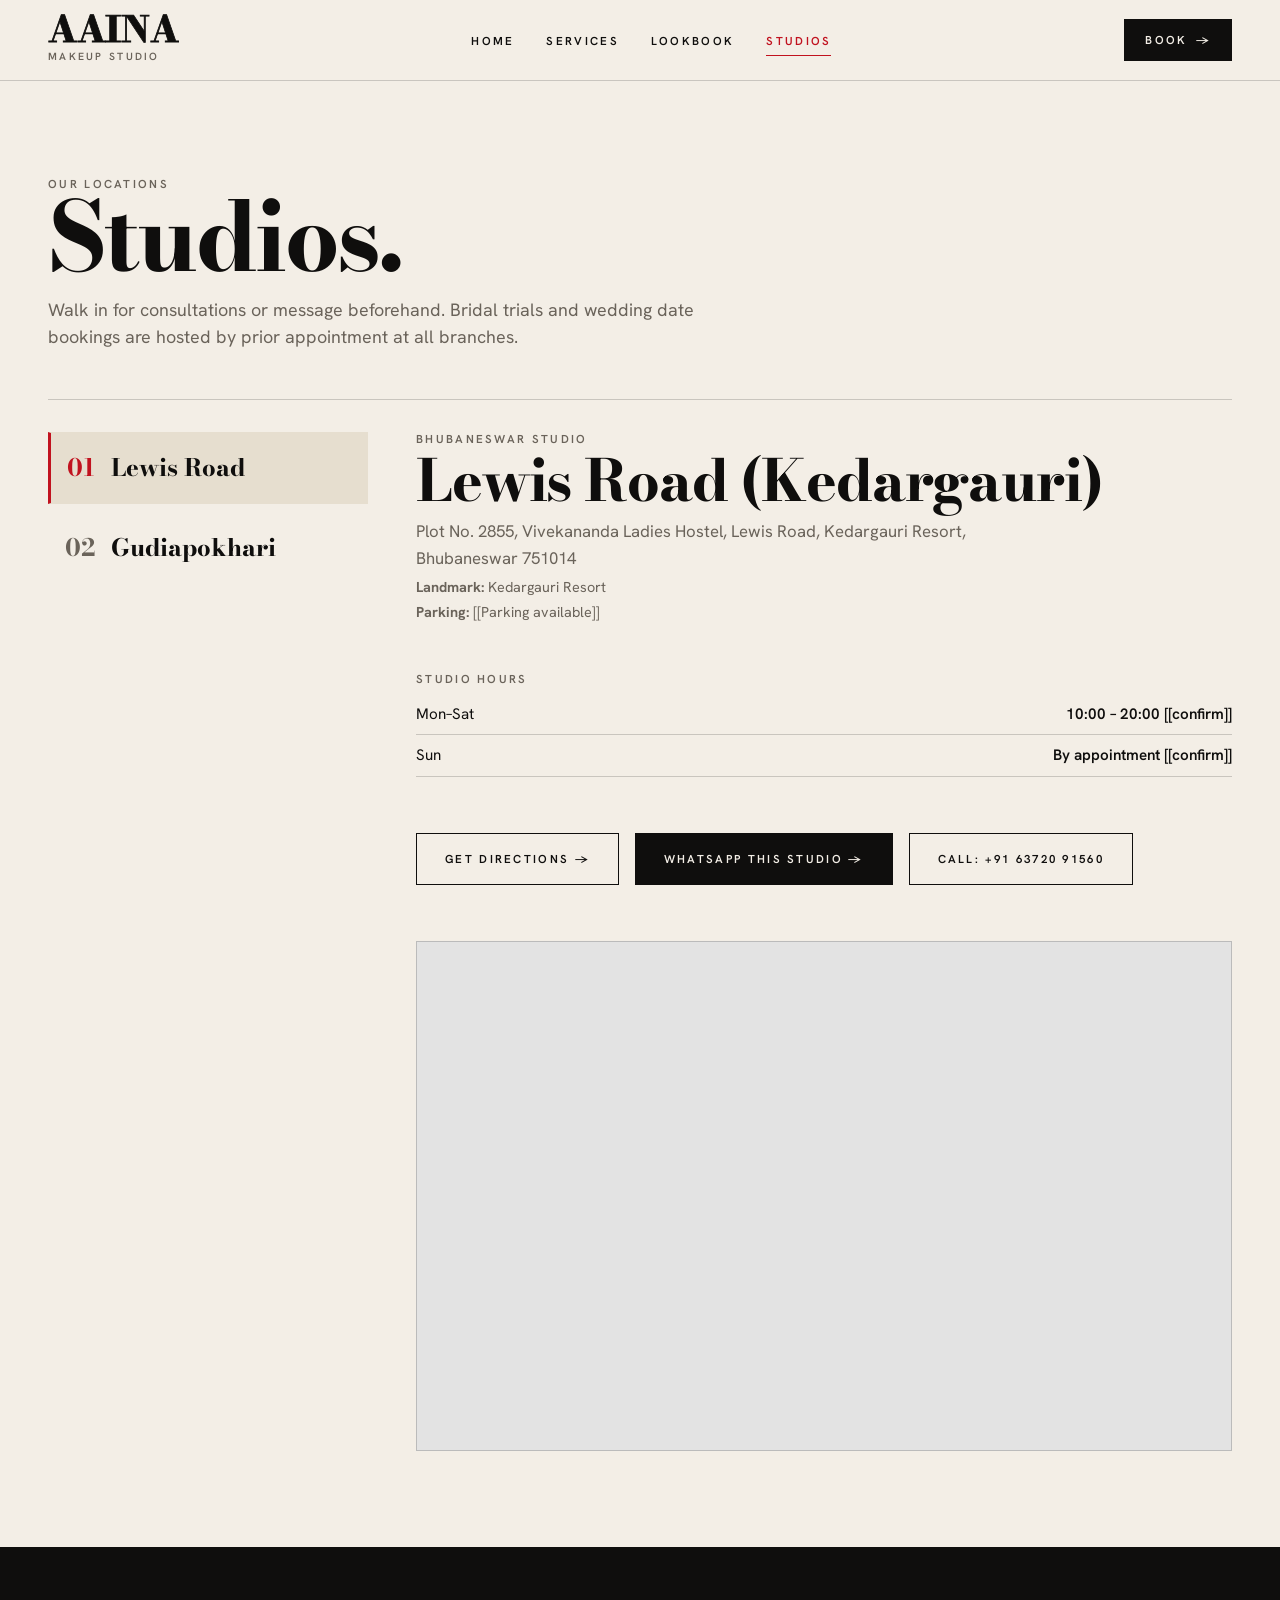
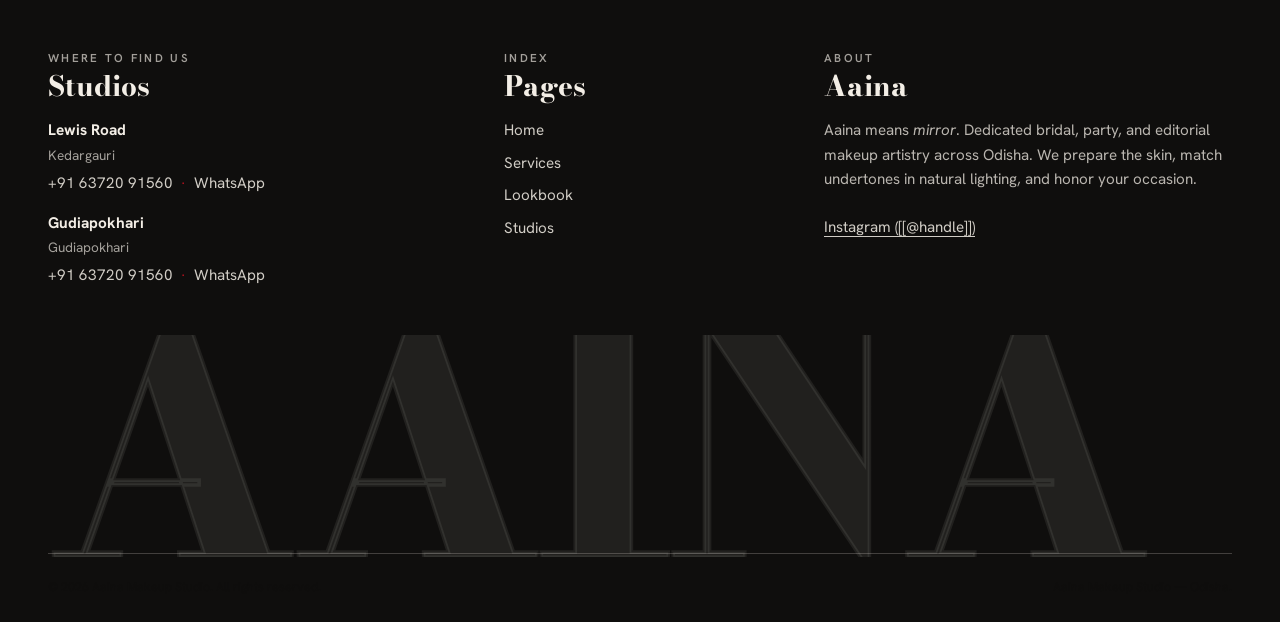
<file: studios.html>
<!doctype html>
<html lang="en">
<head>
  <meta charset="utf-8">
  <meta name="viewport" content="width=device-width, initial-scale=1, viewport-fit=cover">
  <meta name="theme-color" content="#FBF8F3">
  <meta name="color-scheme" content="light">
  <title>Studios &amp; Locations — Aaina Makeup Studio</title>
  <meta name="description" content="Find Aaina Makeup Studio in Bhubaneswar, Odisha: Lewis Road and Gudiapokhari. Addresses, hours, directions, and direct WhatsApp contact.">
  <link rel="canonical" href="https://notDeboatall.github.io/aainamakeupstudio/studios.html">

  <meta property="og:type" content="website">
  <meta property="og:title" content="Studios &amp; Locations — Aaina Makeup Studio">
  <meta property="og:description" content="Aaina Makeup Studio locations in Bhubaneswar: Lewis Road and Gudiapokhari. Directions and contact details.">
  <meta property="og:image" content="https://notDeboatall.github.io/aainamakeupstudio/assets/img/og/og-default.png">
  <meta property="og:url" content="https://notDeboatall.github.io/aainamakeupstudio/studios.html">
  <meta name="twitter:card" content="summary_large_image">
  <meta name="twitter:title" content="Studios &amp; Locations — Aaina Makeup Studio">
  <meta name="twitter:description" content="Studio addresses, operating hours and WhatsApp booking.">
  <meta name="twitter:image" content="https://notDeboatall.github.io/aainamakeupstudio/assets/img/og/og-default.png">

  <link rel="icon" href="assets/icons/favicon.svg" type="image/svg+xml">
  <link rel="preconnect" href="https://fonts.googleapis.com">
  <link rel="preconnect" href="https://fonts.gstatic.com" crossorigin>
  <link rel="stylesheet" href="https://fonts.googleapis.com/css2?family=Bodoni+Moda:ital,opsz,wght@0,6..96,500..900;1,6..96,500..900&family=Hanken+Grotesk:wght@400;500;600&display=swap">

  <link rel="stylesheet" href="css/tokens.css">
  <link rel="stylesheet" href="css/base.css">
  <link rel="stylesheet" href="css/components.css">
  <link rel="stylesheet" href="css/pages.css">

  <!-- Structured Data JSON-LD (BeautySalon / LocalBusiness with 2 Locations) -->
  <script type="application/ld+json">
  {
    "@context": "https://schema.org",
    "@type": "BeautySalon",
    "name": "Aaina Makeup Studio",
    "description": "Studio locations in Bhubaneswar: Lewis Road and Gudiapokhari.",
    "url": "https://notDeboatall.github.io/aainamakeupstudio/studios.html",
    "telephone": "+91 63720 91560",
    "image": "https://notDeboatall.github.io/aainamakeupstudio/assets/img/og/og-default.png",
    "department": [
      {
        "@type": "BeautySalon",
        "name": "Aaina Makeup Studio — Lewis Road",
        "address": {
          "@type": "PostalAddress",
          "streetAddress": "Plot No. 2855, Vivekananda Ladies Hostel, Lewis Road, Kedargauri Resort",
          "addressLocality": "Bhubaneswar",
          "postalCode": "751014",
          "addressRegion": "Odisha",
          "addressCountry": "IN"
        },
        "geo": {
          "@type": "GeoCoordinates",
          "latitude": 20.2413022,
          "longitude": 85.8412355
        },
        "url": "https://notDeboatall.github.io/aainamakeupstudio/studios.html#lewis-road"
      },
      {
        "@type": "BeautySalon",
        "name": "Aaina Makeup Studio — Gudiapokhari",
        "address": {
          "@type": "PostalAddress",
          "streetAddress": "Gudiapokhari",
          "addressLocality": "Bhubaneswar",
          "addressRegion": "Odisha",
          "addressCountry": "IN"
        },
        "geo": {
          "@type": "GeoCoordinates",
          "latitude": 20.1664124,
          "longitude": 85.8605194
        },
        "url": "https://notDeboatall.github.io/aainamakeupstudio/studios.html#gudiapokhari"
      }
    ]
  }
  </script>
</head>
<body class="section--paper">
  <a class="skip" href="#main">Skip to content</a>

  <header id="site-header"></header>

  <main id="main" class="container section">
    <header style="margin-bottom: var(--space-6);" data-reveal>
      <span class="eyebrow">OUR LOCATIONS</span>
      <h1 class="h1">Studios.</h1>
      <p class="lead" style="margin-top: var(--space-3); max-width: 65ch;">
        Walk in for consultations or message beforehand. Bridal trials and wedding date bookings are hosted by prior appointment at all branches.
      </p>
    </header>

    <!-- Dynamic Studios Layout (Rendered by js/studios.js) -->
    <section aria-label="Studio Branches">
      <div id="studios-container" data-reveal data-delay="1"></div>
    </section>
  </main>

  <footer id="site-footer"></footer>
  <dialog id="booking"></dialog>

  <!-- Scripts -->
  <script defer src="data/site.js"></script>
  <script defer src="data/branches.js"></script>
  <script defer src="data/services.js"></script>
  <script defer src="data/gallery.js"></script>
  <script defer src="data/reviews.js"></script>
  <script defer src="js/core.js"></script>
  <script defer src="js/whatsapp.js"></script>
  <script defer src="js/layout.js"></script>
  <script defer src="js/booking.js"></script>
  <script defer src="js/studios.js"></script>
  <script defer src="js/reveal.js"></script>
</body>
</html>
</file>
<file: css/tokens.css>
/* css/tokens.css — Design Tokens for Aaina Makeup Studio */
:root {
  color-scheme: light;

  /* -------------------------------------------------------------
     Colour Tokens (DESIGN §2)
     One accent only: sindoor red. High-contrast, editorial palette.
     ------------------------------------------------------------- */
  --ink:          #0F0E0D; /* Near-black for deep typography & dark sections */
  --paper:        #F3EEE6; /* Warm off-white page background */
  --bone:         #E6DECF; /* Alternate section background, cards, placeholder */
  --sindoor:      #C1121F; /* THE accent: CTAs, active states, focus */
  --sindoor-hover:#9E0E19; /* Darkened sindoor for interactive hover states */
  --muted:        #6A635A; /* Secondary text (AA contrast >= 4.5:1 on paper) */
  --line:         rgba(15, 14, 13, 0.18);  /* Hairline rules on paper/bone */
  --line-strong:  rgba(15, 14, 13, 0.35);  /* Prominent borders on paper */
  --line-inv:     rgba(243, 238, 230, 0.22);/* Hairline rules on dark (ink) */

  /* -------------------------------------------------------------
     Typography Tokens (DESIGN §3)
     Display: Bodoni Moda (Vogue Didone energy)
     Text/UI: Hanken Grotesk (Neutral grotesque)
     ------------------------------------------------------------- */
  --font-display: 'Bodoni Moda', 'Bodoni 72', Didot, 'Playfair Display', serif;
  --font-text:    'Hanken Grotesk', system-ui, -apple-system, BlinkMacSystemFont, 'Segoe UI', Roboto, sans-serif;
  --display-opsz: 14; /* Bodoni Moda optical size axis for display text hairline fix */

  /* Typography Scales */
  --fs-masthead: clamp(4.5rem, 19vw, 17rem);
  --lh-masthead: 0.82;
  --ls-masthead: 0.015em; /* Positive spacing (0 to +0.02em) so stroked Didone hairlines never collide */

  /* Hero Cover Dynamic Theme Tokens */
  --hero-bg: var(--paper);
  --hero-text: var(--ink);
  --hero-masthead: var(--ink);
  --hero-line: var(--line);
  --header-height: 80px;

  --fs-h1: clamp(2.5rem, 7.5vw, 6.5rem);
  --lh-h1: 0.94;
  --ls-h1: -0.025em;

  --fs-h2: clamp(1.85rem, 4.5vw, 3.75rem);
  --lh-h2: 1.05;
  --ls-h2: -0.02em;

  --fs-h3: clamp(1.25rem, 2.5vw, 1.85rem);
  --lh-h3: 1.2;

  --fs-body: clamp(0.95rem, 1.2vw, 1.0625rem);
  --lh-body: 1.6;

  --fs-label: 0.72rem;
  --lh-label: 1.2;
  --ls-label: 0.2em;

  --fs-num: clamp(1.75rem, 3.5vw, 2.75rem);

  /* -------------------------------------------------------------
     Layout & Spacing Scale (DESIGN §4)
     Spacing scale (rem): 0.25, 0.5, 1, 1.5, 2, 3, 4.5, 6.5, 9
     ------------------------------------------------------------- */
  --space-1: 0.25rem; /* 4px */
  --space-2: 0.5rem;  /* 8px */
  --space-3: 1rem;    /* 16px */
  --space-4: 1.5rem;  /* 24px */
  --space-5: 2rem;    /* 32px */
  --space-6: 3rem;    /* 48px */
  --space-7: 4.5rem;  /* 72px */
  --space-8: 6.5rem;  /* 104px */
  --space-9: 9rem;    /* 144px */

  --container-max: 1320px;
  --page-pad: clamp(1rem, 4vw, 3rem);
  --section-pad: clamp(4rem, 7.5vw, 8.5rem);

  /* Responsive Breakpoint Standards (RULES §C6) */
  --bp-sm: 480px;
  --bp-md: 768px;
  --bp-lg: 1100px;

  /* Safe Area Inset Tokens (iOS Notch, Dynamic Island, Home Indicator & Landscape) */
  --safe-top: env(safe-area-inset-top, 0px);
  --safe-bottom: env(safe-area-inset-bottom, 0px);
  --safe-left: env(safe-area-inset-left, 0px);
  --safe-right: env(safe-area-inset-right, 0px);

  /* -------------------------------------------------------------
     Borders, Elevation & Focus (DESIGN §4 & §8)
     Strict rule: Radius 0 everywhere (editorial sharp edges).
     No soft box shadows. Single hard offset shadow for dialog.
     ------------------------------------------------------------- */
  --radius: 0px;
  --border-hairline: 1px solid var(--line);
  --border-hairline-inv: 1px solid var(--line-inv);
  --shadow-hard: 8px 8px 0 var(--ink);
  --focus-outline: 2px solid var(--sindoor);
  --focus-offset: 3px;

  /* -------------------------------------------------------------
     Motion (DESIGN §6)
     Respects prefers-reduced-motion in base.css
     ------------------------------------------------------------- */
  --ease-editorial: cubic-bezier(0.2, 0.7, 0.2, 1);
  --transition-fast: 200ms var(--ease-editorial);
  --transition-base: 350ms var(--ease-editorial);
  --transition-slow: 600ms var(--ease-editorial);

  /* Layering */
  --z-base: 1;
  --z-sticky: 100;
  --z-header: 500;
  --z-modal: 1000;
  --z-lightbox: 1500;
}
</file>
<file: css/base.css>
/* css/base.css — CSS Reset, Typography, Grid, Utilities
   Aaina Makeup Studio (Odisha)
   Follows DESIGN.md and RULES.md
*/

/* --------------------------------------------------------------------------
   1. Modern Reset
   -------------------------------------------------------------------------- */
*, *::before, *::after {
  box-sizing: border-box;
  margin: 0;
  padding: 0;
}

html {
  font-size: 16px;
  scroll-behavior: smooth;
  -webkit-text-size-adjust: 100%;
  text-size-adjust: 100%;
  text-rendering: optimizeLegibility;
  -webkit-font-smoothing: antialiased;
  -moz-osx-font-smoothing: grayscale;
}

body {
  min-height: 100vh;
  min-height: 100svh;
  background-color: var(--paper);
  color: var(--ink);
  font-family: var(--font-text);
  font-size: var(--fs-body);
  line-height: var(--lh-body);
  overflow-x: hidden;
  border-radius: var(--radius);
}

img, picture, svg, video {
  display: block;
  max-width: 100%;
  height: auto;
}

input, button, textarea, select {
  font: inherit;
  color: inherit;
  border-radius: var(--radius);
  touch-action: manipulation;
}

button, a {
  touch-action: manipulation;
  -webkit-tap-highlight-color: transparent;
}

button {
  background: none;
  border: none;
  cursor: pointer;
}

a {
  color: inherit;
  text-decoration: none;
}

ul, ol {
  list-style: none;
}

table {
  border-collapse: collapse;
  width: 100%;
}

/* --------------------------------------------------------------------------
   2. Skip Link (Accessibility - PRD §8, RULES §B)
   -------------------------------------------------------------------------- */
.skip {
  position: absolute;
  top: -9999px;
  left: var(--page-pad);
  z-index: 10000;
  padding: 0.6rem 1.25rem;
  background-color: var(--ink);
  color: var(--paper);
  border: 1px solid var(--sindoor);
  font-size: var(--fs-label);
  font-weight: 600;
  letter-spacing: var(--ls-label);
  text-transform: uppercase;
  text-decoration: none;
  box-shadow: 0 4px 12px rgba(0, 0, 0, 0.25);
}

.skip:focus,
.skip:focus-visible {
  top: 10px;
  outline: 2px solid var(--sindoor);
  outline-offset: 2px;
}

/* --------------------------------------------------------------------------
   3. Accessible Focus States (DESIGN §8)
   -------------------------------------------------------------------------- */
:focus-visible {
  outline: var(--focus-outline);
  outline-offset: var(--focus-offset);
}

/* --------------------------------------------------------------------------
   4. Typography
   -------------------------------------------------------------------------- */
h1, h2, h3, h4, h5, h6,
.h1, .h2, .h3, .h4,
.masthead,
.numeral,
blockquote,
.review-quote,
.site-header__wordmark,
.site-footer__masthead,
.site-footer__col-title,
.booking-sheet__title,
.lightbox__caption-title,
.carousel__caption-title,
.studio-card__num,
.studio-card__name,
.studio-tab__num,
.studio-tab__name,
.service-row__num,
.service-row__title,
.page-404__numeral {
  font-family: var(--font-display);
  font-optical-sizing: none;
  font-variation-settings: "opsz" var(--display-opsz);
  color: inherit;
  text-wrap: balance;
}

.masthead,
.hero-cover__masthead,
.site-footer__masthead,
.site-header__wordmark {
  -webkit-text-stroke: 0.012em currentColor;
}

.masthead {
  font-size: var(--fs-masthead);
  font-weight: 800;
  line-height: var(--lh-masthead);
  letter-spacing: var(--ls-masthead);
  text-transform: uppercase;
}

h1, .h1 {
  font-size: var(--fs-h1);
  font-weight: 750;
  line-height: var(--lh-h1);
  letter-spacing: var(--ls-h1);
}

h2, .h2 {
  font-size: var(--fs-h2);
  font-weight: 750;
  line-height: var(--lh-h2);
  letter-spacing: var(--ls-h2);
}

h3, .h3 {
  font-size: var(--fs-h3);
  font-weight: 700;
  line-height: var(--lh-h3);
}

h4, .h4 {
  font-size: 1.15rem;
  font-weight: 700;
  line-height: 1.25;
}

/* Italic accent (DESIGN §3: max ONE word per heading) */
.italic-accent, h1 em, h2 em, h3 em {
  font-style: italic;
  font-weight: 400;
}

/* Editorial Eyebrow / Label (DESIGN §3) */
.eyebrow, .label {
  display: block;
  font-family: var(--font-text);
  font-size: var(--fs-label);
  line-height: var(--lh-label);
  font-weight: 600;
  letter-spacing: var(--ls-label);
  text-transform: uppercase;
  color: var(--muted);
}

/* Editorial Numeral (01-06) */
.numeral {
  font-family: var(--font-display);
  font-size: var(--fs-num);
  line-height: 1;
  font-weight: 700;
  color: var(--sindoor);
  font-optical-sizing: none;
  font-variation-settings: "opsz" var(--display-opsz);
}

p {
  max-width: 62ch;
  color: var(--ink);
  overflow-wrap: anywhere;
}

p.lead {
  font-size: clamp(1.05rem, 1.4vw, 1.25rem);
  line-height: 1.5;
  color: var(--muted);
}

.text-muted {
  color: var(--muted);
}

.text-sindoor {
  color: var(--sindoor);
}

/* Text Wrapping & Safety (RULES §C9) */
h1, h2, h3, h4, h5, h6,
.h1, .h2, .h3, .h4,
p, address, blockquote, figcaption {
  overflow-wrap: anywhere;
  hyphens: manual;
}

/* --------------------------------------------------------------------------
   5. Layout Primitives (RULES §C7)
   -------------------------------------------------------------------------- */
.container {
  width: 100%;
  max-width: var(--container-max);
  margin-inline: auto;
  padding-left: max(var(--page-pad), env(safe-area-inset-left, 0px));
  padding-right: max(var(--page-pad), env(safe-area-inset-right, 0px));
}

.grid {
  display: grid;
  grid-template-columns: repeat(12, 1fr);
  gap: var(--space-4);
}

/* Vertical flow primitive */
.stack {
  display: flex;
  flex-direction: column;
  gap: var(--space-4);
}

.stack--sm {
  gap: var(--space-2);
}

.stack--lg {
  gap: var(--space-6);
}

/* Horizontal wrapping cluster primitive */
.cluster {
  display: flex;
  flex-wrap: wrap;
  gap: var(--space-3);
  align-items: center;
}

/* Responsive 1 -> 2 column split primitive */
.split {
  display: grid;
  grid-template-columns: 1fr;
  gap: var(--space-4);
}

@media (min-width: 768px) {
  .split {
    grid-template-columns: 1fr 1fr;
  }
}

/* Intrinsic fluid grid primitive */
.grid-auto {
  display: grid;
  grid-template-columns: repeat(auto-fit, minmax(min(100%, 16rem), 1fr));
  gap: var(--space-4);
}

/* Flex & text child overflow safety */
.cluster > *,
.stack > *,
.split > *,
.grid > *,
.grid-auto > * {
  min-width: 0;
}

/* Sections */
.section {
  position: relative;
  padding-block: var(--section-pad);
}

.section--sm {
  padding-block: clamp(2.5rem, 5vw, 4.5rem);
}

.section--paper {
  background-color: var(--paper);
  color: var(--ink);
}

.section--bone {
  background-color: var(--bone);
  color: var(--ink);
}

.section--ink {
  background-color: var(--ink);
  color: var(--paper);
}

.section--ink .eyebrow,
.section--ink .text-muted {
  color: rgba(243, 238, 230, 0.65);
}

.section--ink .numeral {
  color: var(--sindoor);
}

/* Hairlines (DESIGN §4) */
.hairline {
  border-bottom: var(--border-hairline);
}

.hairline-top {
  border-top: var(--border-hairline);
}

.section--ink .hairline,
.section--ink .hairline-top {
  border-color: var(--line-inv);
}

/* Asymmetric editorial margins */
.offset-col-1 { grid-column-start: 2; }
.offset-col-2 { grid-column-start: 3; }
.offset-col-3 { grid-column-start: 4; }

/* --------------------------------------------------------------------------
   6. Image Placeholder Block (DESIGN §7 & Image Brief Section B)
   -------------------------------------------------------------------------- */
.img-placeholder,
.aaina-placeholder {
  display: flex;
  flex-direction: column;
  justify-content: space-between;
  background-color: var(--bone);
  color: var(--ink);
  border: var(--border-hairline);
  padding: clamp(1rem, 2.5vw, 1.75rem);
  position: relative;
  overflow: hidden;
  user-select: none;
  width: 100%;
}

.aaina-placeholder__label {
  align-self: flex-start;
  font-family: var(--font-text);
  font-size: var(--fs-label);
  letter-spacing: var(--ls-label);
  text-transform: uppercase;
  font-weight: 600;
  color: var(--sindoor); /* Small sindoor uppercase label top-left */
}

.aaina-placeholder__bottom {
  display: flex;
  flex-direction: column;
  gap: var(--space-1);
}

.aaina-placeholder__title {
  font-family: var(--font-display);
  font-size: clamp(1.15rem, 2vw, 1.6rem);
  font-weight: 600;
  line-height: 1.1;
  color: var(--ink); /* "Photo coming soon" in Bodoni bottom-left */
}

.aaina-placeholder__desc {
  font-family: var(--font-text);
  font-size: var(--fs-label);
  letter-spacing: 0.08em;
  text-transform: uppercase;
  color: var(--muted); /* Short description in muted label text */
  max-width: 45ch;
}

.img-placeholder {
  align-items: center;
  justify-content: center;
  gap: var(--space-2);
  text-align: center;
}

.section--bone .img-placeholder,
.section--bone .aaina-placeholder {
  background-color: var(--paper);
}

.img-placeholder__category {
  font-size: var(--fs-label);
  letter-spacing: var(--ls-label);
  text-transform: uppercase;
  font-weight: 600;
  color: var(--ink);
}

.img-placeholder__text {
  font-size: 0.85rem;
  letter-spacing: 0.05em;
  color: var(--muted);
}

/* Oval mirror mask (DESIGN §1 — used in ONE or TWO places only) */
.mirror-mask {
  border-radius: 50% / 35%;
  overflow: hidden;
}

/* --------------------------------------------------------------------------
   7. Placeholders marker for unverified owner data (CONTENT §1)
   -------------------------------------------------------------------------- */
.placeholder-mark {
  display: inline-block;
  background-color: rgba(193, 18, 31, 0.08);
  color: var(--sindoor);
  padding-inline: 0.25em;
  border-bottom: 1px dashed var(--sindoor);
  font-size: 0.9em;
}

/* --------------------------------------------------------------------------
   8. Utilities
   -------------------------------------------------------------------------- */
.visually-hidden,
.sr-only {
  position: absolute !important;
  width: 1px !important;
  height: 1px !important;
  padding: 0 !important;
  margin: -1px !important;
  overflow: hidden !important;
  clip: rect(0, 0, 0, 0) !important;
  white-space: nowrap !important;
  border: 0 !important;
}

/* --------------------------------------------------------------------------
   9. Scroll Reveal Animations (DESIGN §6)
   -------------------------------------------------------------------------- */
[data-reveal] {
  opacity: 0;
  transform: translateY(16px);
  transition: opacity 600ms var(--ease-editorial), transform 600ms var(--ease-editorial);
  will-change: opacity, transform;
}

/* Above-the-fold hero cover elements are always immediately visible */
.hero-cover [data-reveal],
[data-reveal].is-revealed {
  opacity: 1;
  transform: translateY(0);
}

/* Stagger delay helpers */
[data-delay="1"] { transition-delay: 100ms; }
[data-delay="2"] { transition-delay: 200ms; }
[data-delay="3"] { transition-delay: 300ms; }
[data-delay="4"] { transition-delay: 400ms; }

/* --------------------------------------------------------------------------
   10. Reduced Motion (DESIGN §6)
   -------------------------------------------------------------------------- */
@media (prefers-reduced-motion: reduce) {
  *, *::before, *::after {
    animation-duration: 0.01ms !important;
    animation-iteration-count: 1 !important;
    transition-duration: 0.01ms !important;
    scroll-behavior: auto !important;
  }
  [data-reveal] {
    opacity: 1 !important;
    transform: none !important;
  }
}
</file>
<file: css/components.css>
/* css/components.css — Shared Components
   Aaina Makeup Studio (Odisha)
   Follows DESIGN.md, RULES.md, and ARCHITECTURE.md
*/

/* ==========================================================================
   1. Header & Navigation (DESIGN §5, Tasks 3.1)
   ========================================================================== */
.site-header {
  position: sticky;
  top: 0;
  z-index: var(--z-header);
  background-color: var(--paper);
  transition: transform var(--transition-base);
  width: 100%;
  padding-top: env(safe-area-inset-top, 0px);
}

.site-header.is-hidden {
  transform: translateY(-100%);
}

.site-header__container {
  display: flex;
  justify-content: space-between;
  align-items: center;
  height: 80px;
}

.site-header__brand {
  display: flex;
  flex-direction: column;
  text-decoration: none;
}

.site-header__wordmark {
  font-family: var(--font-display);
  font-size: clamp(1.75rem, 2.8vw, 2.25rem);
  font-weight: 800;
  line-height: 0.85;
  letter-spacing: -0.01em;
  text-transform: uppercase;
  color: var(--ink);
  font-optical-sizing: none;
  font-variation-settings: "opsz" 8;
  -webkit-text-stroke: 0.022em currentColor;
}

.site-header__submark {
  font-family: var(--font-text);
  font-size: 0.65rem;
  font-weight: 600;
  letter-spacing: 0.22em;
  text-transform: uppercase;
  color: var(--muted);
  margin-top: 4px;
}

.site-header__nav {
  display: flex;
  align-items: center;
}

.site-header__menu {
  display: flex;
  gap: var(--space-5);
  list-style: none;
}

.site-header__link {
  font-family: var(--font-text);
  font-size: var(--fs-label);
  font-weight: 600;
  letter-spacing: var(--ls-label);
  text-transform: uppercase;
  color: var(--ink);
  padding-block: var(--space-2);
  position: relative;
  transition: color var(--transition-fast);
}

.site-header__link:hover {
  color: var(--sindoor);
}

.site-header__link.is-active {
  color: var(--sindoor);
}

.site-header__link.is-active::after {
  content: "";
  position: absolute;
  bottom: 0;
  left: 0;
  width: 100%;
  height: 1px;
  background-color: var(--sindoor);
}

.site-header__actions {
  display: flex;
  align-items: center;
  gap: var(--space-3);
}

/* Mobile Burger Icon */
.site-header__burger {
  display: none;
  flex-direction: column;
  justify-content: center;
  gap: 7px;
  width: 44px;
  height: 44px;
  padding: 10px;
  border: 1px solid var(--line);
  background: transparent;
  cursor: pointer;
}

.site-header__burger .burger-bar {
  display: block;
  width: 100%;
  height: 1.5px;
  background-color: var(--ink);
  transition: transform var(--transition-fast);
}

/* Mobile Full-Screen Overlay Nav */
.mobile-nav {
  position: fixed;
  inset: 0;
  z-index: calc(var(--z-header) + 20);
  background-color: var(--paper);
  display: flex;
  flex-direction: column;
  transform: translateY(-100%);
  transition: transform var(--transition-base);
  overflow-y: auto;
  pointer-events: none;
}

.mobile-nav.is-open {
  transform: translateY(0);
  pointer-events: auto;
}

body.menu-locked {
  overflow: hidden;
}

.mobile-nav__header {
  display: flex;
  justify-content: space-between;
  align-items: center;
  height: calc(80px + env(safe-area-inset-top, 0px));
  padding-top: env(safe-area-inset-top, 0px);
  border-bottom: var(--border-hairline);
}

.mobile-nav__close {
  font-family: var(--font-text);
  font-size: var(--fs-label);
  font-weight: 600;
  letter-spacing: var(--ls-label);
  text-transform: uppercase;
  color: var(--ink);
  padding: 12px 16px;
  border: 1px solid var(--line);
  background: transparent;
}

.mobile-nav__close:hover {
  color: var(--sindoor);
  border-color: var(--sindoor);
}

.mobile-nav__body {
  padding-block: var(--space-6);
  display: flex;
  flex-direction: column;
  justify-content: space-between;
  flex-grow: 1;
}

.mobile-nav__list {
  display: flex;
  flex-direction: column;
  gap: var(--space-4);
}

.mobile-nav__item {
  display: flex;
  align-items: baseline;
  gap: var(--space-3);
  border-bottom: var(--border-hairline);
  padding-bottom: var(--space-3);
}

.mobile-nav__num {
  font-family: var(--font-display);
  font-size: 1.5rem;
  font-weight: 700;
  color: var(--sindoor);
  font-optical-sizing: none;
  font-variation-settings: "opsz" var(--display-opsz);
}

.mobile-nav__link {
  font-family: var(--font-display);
  font-size: clamp(2.25rem, 8vw, 3.75rem);
  font-weight: 750;
  line-height: 1;
  letter-spacing: -0.02em;
  color: var(--ink);
  font-optical-sizing: none;
  font-variation-settings: "opsz" var(--display-opsz);
}

.mobile-nav__link.is-active,
.mobile-nav__link:hover {
  color: var(--sindoor);
}

.mobile-nav__footer {
  margin-top: var(--space-6);
  display: flex;
  flex-direction: column;
  gap: var(--space-3);
  padding-bottom: max(var(--space-4), env(safe-area-inset-bottom, 0px));
}

.mobile-nav__location {
  font-size: var(--fs-label);
  letter-spacing: var(--ls-label);
  text-transform: uppercase;
  color: var(--muted);
  text-align: center;
}

@media (max-width: 900px) {
  .site-header__nav {
    display: none;
  }
  .site-header__burger {
    display: flex;
  }
}

/* ==========================================================================
   2. Buttons & Text Links (DESIGN §5, Tasks 3.2)
   ========================================================================== */
.btn {
  display: inline-flex;
  align-items: center;
  justify-content: center;
  gap: var(--space-2);
  background-color: var(--ink);
  color: var(--paper);
  font-family: var(--font-text);
  font-size: var(--fs-label);
  font-weight: 600;
  letter-spacing: var(--ls-label);
  text-transform: uppercase;
  padding: 1rem 1.75rem;
  min-height: 48px;
  border: 1px solid var(--ink);
  border-radius: var(--radius);
  text-decoration: none;
  cursor: pointer;
  transition: background-color var(--transition-fast), color var(--transition-fast), border-color var(--transition-fast);
}

.btn:hover {
  background-color: var(--sindoor);
  border-color: var(--sindoor);
  color: #fff;
}

.btn__arrow {
  display: inline-block;
  transition: transform var(--transition-fast);
}

.btn:hover .btn__arrow {
  transform: translateX(4px);
}

.btn--header {
  padding: 0.65rem 1.25rem;
  min-height: 40px;
}

.btn--full {
  width: 100%;
}

.btn--whatsapp {
  /* WhatsApp button remains editorial black/paper; hovers to sindoor */
}

.whatsapp-icon {
  flex-shrink: 0;
}

.btn--outline {
  background-color: transparent;
  color: var(--ink);
  border-color: var(--ink);
}

.btn--outline:hover {
  background-color: var(--ink);
  color: var(--paper);
}

.section--ink .btn--outline {
  color: var(--paper);
  border-color: var(--line-inv);
}

.section--ink .btn--outline:hover {
  background-color: var(--paper);
  color: var(--ink);
}

/* High-contrast inverted buttons on dark/ink sections (DESIGN §5, Decision D24) */
.section--ink .btn:not(.btn--outline),
.final-cta .btn:not(.btn--outline),
.site-footer .btn:not(.btn--outline),
.hero-cover[data-issue="editorial"] .btn:not(.btn--outline),
.lightbox .btn:not(.btn--outline) {
  background-color: var(--paper);
  color: var(--ink);
  border-color: var(--paper);
}

.section--ink .btn:not(.btn--outline):hover,
.final-cta .btn:not(.btn--outline):hover,
.site-footer .btn:not(.btn--outline):hover,
.hero-cover[data-issue="editorial"] .btn:not(.btn--outline):hover,
.lightbox .btn:not(.btn--outline):hover {
  background-color: var(--sindoor);
  color: #fff;
  border-color: var(--sindoor);
}

.lightbox .btn--outline {
  color: var(--paper);
  border-color: var(--line-inv);
}

.lightbox .btn--outline:hover {
  background-color: var(--paper);
  color: var(--ink);
}

/* Text links */
.text-link {
  display: inline-flex;
  align-items: center;
  gap: 0.35em;
  font-family: var(--font-text);
  font-size: var(--fs-label);
  font-weight: 600;
  letter-spacing: var(--ls-label);
  text-transform: uppercase;
  color: var(--ink);
  text-decoration: underline;
  text-underline-offset: 6px;
  text-decoration-thickness: 1px;
  transition: text-decoration-thickness var(--transition-fast), color var(--transition-fast);
}

.text-link:hover {
  text-decoration-thickness: 2px;
  color: var(--sindoor);
}

.section--ink .text-link {
  color: var(--paper);
}

.section--ink .text-link:hover {
  color: var(--sindoor);
}

/* ==========================================================================
   3. Service Rows (DESIGN §5, Tasks 3.3)
   ========================================================================== */
.service-index {
  display: flex;
  flex-direction: column;
}

.service-row {
  display: flex;
  flex-direction: column;
  gap: var(--space-3);
  padding: var(--space-4) 0;
  border-bottom: var(--border-hairline);
  transition: background-color var(--transition-fast), padding var(--transition-fast);
}

.service-row__header {
  display: flex;
  align-items: baseline;
  gap: var(--space-3);
  min-width: 0;
}

.service-row__num {
  font-family: var(--font-display);
  font-size: var(--fs-num);
  line-height: 1;
  font-weight: 700;
  color: var(--sindoor);
  font-optical-sizing: none;
  font-variation-settings: "opsz" var(--display-opsz);
  flex-shrink: 0;
}

.service-row__title {
  font-family: var(--font-display);
  font-size: var(--fs-h3);
  font-weight: 700;
  line-height: 1.15;
  color: var(--ink);
  font-optical-sizing: none;
  font-variation-settings: "opsz" var(--display-opsz);
  margin: 0;
  min-width: 0;
}

.service-row__blurb {
  font-size: 0.95rem;
  color: var(--muted);
  max-width: 48ch;
  line-height: 1.5;
  margin: 0;
}

.service-row__meta {
  display: flex;
  flex-wrap: wrap;
  align-items: baseline;
  gap: var(--space-3);
}

.service-row__price {
  font-family: var(--font-text);
  font-size: 1rem;
  font-weight: 600;
  color: var(--ink);
}

.service-row__duration {
  font-size: var(--fs-label);
  letter-spacing: 0.1em;
  text-transform: uppercase;
  color: var(--muted);
}

.service-row__action {
  width: 100%;
  margin-top: var(--space-1);
}

.service-row__action .btn {
  width: 100%;
  min-height: 44px;
  justify-content: center;
}

/* Desktop One-Line Service Row (≥ 1100px) */
@media (min-width: 1100px) {
  .service-row {
    display: grid;
    grid-template-columns: 70px 1.6fr 2fr 1.2fr auto;
    align-items: center;
    gap: var(--space-4);
    padding: var(--space-5) 0;
  }
  .service-row__header {
    display: contents;
  }
  .service-row__action {
    width: auto;
    margin-top: 0;
  }
  .service-row__action .btn {
    width: auto;
    min-height: auto;
  }
  .service-row:hover {
    background-color: var(--bone);
    padding-inline: var(--space-3);
  }
}

/* Comprehensive Services Page Card (.service-card-full) */
.service-card-full {
  display: flex;
  flex-direction: column;
  gap: var(--space-4);
  padding-block: var(--space-5);
  border-bottom: var(--border-hairline);
}

.service-card-full__num {
  font-size: clamp(2rem, 5vw, 3rem);
}

.service-card-full__primary {
  min-width: 0;
}

.service-card-full__price-wrap {
  margin-top: var(--space-2);
}

.service-card-full__price {
  font-size: 1.15rem;
  color: var(--ink);
}

.service-card-full__action {
  margin-top: var(--space-3);
}

.service-card-full__action .btn {
  width: 100%;
  min-height: 44px;
  justify-content: center;
}

.service-card-full__details {
  min-width: 0;
}

.service-card-full__bullets {
  list-style: none;
  display: flex;
  flex-direction: column;
  gap: var(--space-2);
  margin-top: var(--space-4);
  border-top: var(--border-hairline);
  padding-top: var(--space-3);
}

.service-card-full__bullet {
  display: flex;
  gap: var(--space-2);
  font-size: 0.95rem;
  color: var(--muted);
}

.service-card-full__bullet-mark {
  color: var(--sindoor);
  flex-shrink: 0;
}

@media (min-width: 768px) {
  .service-card-full {
    display: grid;
    grid-template-columns: 70px 1.2fr 2fr;
    gap: var(--space-5);
    padding-block: var(--space-6);
  }
  .service-card-full__action .btn {
    width: auto;
  }
}

/* ==========================================================================
   4. Gallery Cards & Grid Spans (DESIGN §5, Tasks 3.4)
   ========================================================================== */
.gallery-filter-bar {
  display: flex;
  flex-wrap: wrap;
  gap: var(--space-2);
  margin-bottom: var(--space-6);
  border-bottom: var(--border-hairline);
  padding-bottom: var(--space-3);
}

.filter-btn {
  font-family: var(--font-text);
  font-size: var(--fs-label);
  font-weight: 600;
  letter-spacing: var(--ls-label);
  text-transform: uppercase;
  padding: 0.5rem 1rem;
  border: 1px solid transparent;
  color: var(--muted);
  background: transparent;
  cursor: pointer;
  transition: all var(--transition-fast);
}

.filter-btn:hover {
  color: var(--ink);
  border-color: var(--line);
}

.filter-btn.is-active {
  color: #fff;
  background-color: var(--ink);
  border-color: var(--ink);
}

@media (max-width: 600px) {
  .gallery-filter-bar {
    display: flex;
    flex-wrap: wrap;
    gap: 0.5rem;
    padding-bottom: var(--space-4);
  }

  .filter-btn {
    flex: 1 1 calc(33.333% - 0.5rem);
    min-height: 44px;
    display: inline-flex;
    align-items: center;
    justify-content: center;
    text-align: center;
    padding: 0.5rem 0.5rem;
    font-size: 0.72rem;
  }
}

@media (max-width: 420px) {
  .filter-btn {
    flex: 1 1 calc(50% - 0.5rem);
  }
}

.gallery-grid {
  display: grid;
  grid-template-columns: 1fr;
  gap: var(--space-4);
  grid-auto-flow: dense;
}

@media (min-width: 640px) {
  .gallery-grid {
    grid-template-columns: repeat(2, 1fr);
    gap: var(--space-4);
  }
}

@media (min-width: 768px) {
  .gallery-grid {
    grid-template-columns: repeat(3, 1fr);
    gap: var(--space-4);
  }
}

@media (min-width: 1100px) {
  .gallery-grid {
    grid-template-columns: repeat(4, 1fr);
    gap: var(--space-5);
  }
}

.gallery-card {
  display: flex;
  flex-direction: column;
  background-color: var(--paper);
  border: var(--border-hairline);
  overflow: hidden;
  position: relative;
  cursor: pointer;
  height: 100%;
}

/* Mixed card spans based on aspect-ratio (only on multi-column viewports) */
@media (min-width: 640px) {
  .gallery-card--wide {
    grid-column: span 2;
  }
}

.gallery-card__media {
  position: relative;
  width: 100%;
  overflow: hidden;
  background-color: var(--paper);
}

.gallery-card__img {
  width: 100%;
  height: 100%;
  object-fit: cover;
  transition: transform var(--transition-slow);
}

.gallery-card:hover .gallery-card__img {
  transform: scale(1.03);
}

.gallery-card__caption {
  padding: var(--space-3);
  background-color: var(--paper);
  border-top: var(--border-hairline);
  display: flex;
  flex-direction: column;
  gap: 2px;
  flex-grow: 1;
  width: 100%;
}

.gallery-card__category {
  font-family: var(--font-text);
  font-size: 0.65rem;
  font-weight: 600;
  letter-spacing: 0.18em;
  text-transform: uppercase;
  color: var(--sindoor);
}

.gallery-card__title {
  font-family: var(--font-text);
  font-size: 0.85rem;
  font-weight: 600;
  color: var(--ink);
  line-height: 1.3;
}

@media (max-width: 639px) {
  .gallery-card__caption {
    padding: var(--space-3) var(--space-4);
  }

  .gallery-card__title {
    font-size: 0.95rem;
    line-height: 1.35;
  }
}

/* ==========================================================================
   4b. Lookbook 3D Coverflow Carousel (Home Teaser - PRD §6 F3, DESIGN §5)
   ========================================================================== */
.carousel {
  --card-width: 320px;
  --step: 220px;
  --depth: 130px;
  --angle: 30deg;
  --stage-height: 500px;
  position: relative;
  width: 100%;
  overflow-x: clip;
  outline: none;
}

#lookbook-carousel {
  overflow-x: clip;
}

.carousel:focus-visible {
  outline: 2px solid var(--sindoor);
  outline-offset: 4px;
}

.carousel__stage {
  position: relative;
  width: 100%;
  height: var(--stage-height);
  -webkit-perspective: 1400px;
  perspective: 1400px;
  perspective-origin: 50% 50%;
  -webkit-transform-style: preserve-3d;
  transform-style: preserve-3d;
  -webkit-backface-visibility: hidden;
  backface-visibility: hidden;
  display: flex;
  align-items: center;
  justify-content: center;
  overflow: visible;
  overscroll-behavior-x: contain;
  user-select: none;
  -webkit-user-select: none;
  touch-action: pan-y;
  cursor: grab;
}

.carousel__stage:active {
  cursor: grabbing;
}

.carousel__track {
  position: relative;
  width: 100%;
  height: 100%;
  -webkit-transform-style: preserve-3d;
  transform-style: preserve-3d;
  display: flex;
  align-items: center;
  justify-content: center;
  pointer-events: none;
}

.carousel__card {
  position: absolute;
  top: 50%;
  left: 50%;
  width: var(--card-width);
  height: calc(var(--card-width) * 4 / 3);
  aspect-ratio: 3 / 4;
  margin-top: calc(var(--card-width) * 4 / 3 / -2);
  margin-left: calc(var(--card-width) / -2);
  -webkit-transform-style: preserve-3d;
  transform-style: preserve-3d;
  -webkit-backface-visibility: hidden;
  backface-visibility: hidden;
  transform: translateX(calc(var(--o, 0) * var(--step)))
             translateZ(calc(var(--a, 0) * var(--depth) * -1))
             rotateY(calc(var(--o, 0) * var(--angle)))
             scale(calc(1 - var(--a, 0) * 0.08));
  transition: transform 500ms cubic-bezier(.25, 1, .3, 1), opacity 500ms ease;
  will-change: transform;
  border: var(--border-hairline);
  background-color: var(--bone);
  overflow: hidden;
  cursor: pointer;
  pointer-events: auto;
}

.carousel__card.is-active {
  cursor: zoom-in;
}

.carousel__card:focus-visible {
  outline: 2px solid var(--sindoor);
  outline-offset: 3px;
}

.carousel__card-img {
  width: 100%;
  height: 100%;
  object-fit: cover;
  display: block;
  pointer-events: none;
}

.carousel__card-overlay {
  position: absolute;
  inset: 0;
  background-color: var(--ink);
  opacity: calc(var(--a, 0) * 0.32);
  pointer-events: none;
  transition: opacity 500ms ease;
}

.carousel__placeholder {
  width: 100%;
  height: 100%;
  aspect-ratio: 3 / 4;
  border: none;
}

/* Active Caption Below Stage */
.carousel__caption-wrap {
  display: flex;
  justify-content: space-between;
  align-items: center;
  flex-wrap: wrap;
  gap: var(--space-4);
  padding-top: var(--space-4);
  margin-top: var(--space-3);
  border-top: var(--border-hairline);
  min-height: 4.8rem;
}

.carousel__caption-info {
  display: flex;
  flex-direction: column;
  gap: 2px;
  transition: opacity 200ms ease;
  max-width: 620px;
}

.carousel__caption-info.is-changing {
  opacity: 0;
}

.carousel__caption-cat {
  font-family: var(--font-text);
  font-size: var(--fs-label);
  font-weight: 600;
  letter-spacing: var(--ls-label);
  text-transform: uppercase;
  color: var(--sindoor);
}

.carousel__caption-title {
  font-family: var(--font-display);
  font-size: clamp(1.2rem, 2.2vw, 1.7rem);
  font-weight: 700;
  line-height: 1.15;
  color: var(--ink);
  margin: 0;
}

.carousel__caption-meta {
  font-family: var(--font-text);
  font-size: 0.85rem;
  color: var(--muted);
}

.carousel__actions-wrap {
  display: flex;
  align-items: center;
}

.carousel__btn-book {
  white-space: nowrap;
}

/* Controls Bar (Prev / Counter / Next / PlayPause) */
.carousel__controls-bar {
  display: flex;
  justify-content: flex-start;
  align-items: center;
  margin-top: var(--space-3);
}

.carousel__controls {
  display: flex;
  align-items: center;
  gap: var(--space-3);
  padding-block: var(--space-1);
}

.carousel__btn-text {
  background: none;
  border: none;
  font-family: var(--font-text);
  font-size: 0.75rem;
  font-weight: 600;
  letter-spacing: 0.14em;
  text-transform: uppercase;
  color: var(--ink);
  padding: var(--space-1) var(--space-2);
  cursor: pointer;
  transition: color var(--transition-fast);
}

.carousel__btn-text:hover {
  color: var(--sindoor);
}

.carousel__btn-text:focus-visible {
  outline: 2px solid var(--sindoor);
  outline-offset: 2px;
}

.carousel__counter {
  font-family: var(--font-text);
  font-size: 0.8rem;
  font-weight: 600;
  letter-spacing: 0.14em;
  color: var(--muted);
  min-width: 4.5rem;
  text-align: center;
}

.carousel__controls-sep {
  color: var(--line);
  font-size: 0.8rem;
}

/* Tablet Layout Tuning (1024px) */
@media (max-width: 1024px) {
  .carousel {
    --card-width: 280px;
    --step: 140px;
    --depth: 100px;
    --angle: 28deg;
    --stage-height: 420px;
  }

  .carousel__stage {
    perspective: 1200px;
  }

  /* Show 3 cards on tablet (centre + 1 each side) */
  .carousel__card:not(.is-active):not(.is-neighbor) {
    opacity: 0 !important;
    pointer-events: none !important;
  }
}

/* Mobile Layout Tuning (640px) */
@media (max-width: 640px) {
  .carousel {
    --card-width: min(250px, 68vw);
    --step: clamp(70px, 25vw, 95px);
    --depth: 60px;
    --angle: 20deg;
    --stage-height: clamp(350px, 92vw, 390px);
  }

  .carousel__stage {
    perspective: 1000px;
  }

  .carousel__caption-wrap {
    flex-direction: column;
    align-items: flex-start;
    gap: var(--space-3);
  }

  .carousel__actions-wrap {
    width: 100%;
  }

  .carousel__btn-book {
    width: 100%;
    justify-content: center;
  }
}

/* Reduced Motion Fallback: Flat horizontal scroll-snap row */
@media (prefers-reduced-motion: reduce) {
  .carousel__stage {
    perspective: none !important;
    transform-style: flat !important;
    height: auto !important;
    overflow-x: auto !important;
    scroll-snap-type: x mandatory !important;
    -webkit-overflow-scrolling: touch;
    padding-bottom: var(--space-3);
    cursor: default !important;
    display: flex !important;
    justify-content: flex-start !important;
  }

  .carousel__track {
    transform-style: flat !important;
    display: flex !important;
    gap: var(--space-4) !important;
    width: max-content !important;
    height: auto !important;
    pointer-events: auto !important;
  }

  .carousel__card {
    position: static !important;
    transform: none !important;
    margin: 0 !important;
    flex: 0 0 min(280px, 75vw) !important;
    opacity: 1 !important;
    pointer-events: auto !important;
    scroll-snap-align: center !important;
    transition: none !important;
  }

  .carousel__card-overlay {
    display: none !important;
  }
}

/* NoScript / Static Fallback */
.carousel__noscript-fallback {
  padding: var(--space-6) var(--space-4);
  background-color: var(--bone);
  border: var(--border-hairline);
  text-align: center;
}

/* ==========================================================================
   5. Booking Sheet Dialog (DESIGN §5, Tasks 3.5)
   ========================================================================== */
dialog:not([open]) {
  display: none !important;
}

.booking-sheet {
  position: fixed;
  inset: 0;
  border: none;
  background: transparent;
  max-width: 520px;
  width: calc(100% - 2rem);
  padding: 0;
  margin: auto;
  z-index: var(--z-modal);
}

.booking-sheet::backdrop {
  background-color: rgba(15, 14, 13, 0.7);
  -webkit-backdrop-filter: blur(2px);
  backdrop-filter: blur(2px);
}

.booking-sheet__panel {
  background-color: var(--paper);
  border: 1px solid var(--ink);
  box-shadow: var(--shadow-hard);
  padding: clamp(1.5rem, 4vw, 2.5rem);
  max-height: 90vh;
  max-height: 90svh;
  overflow-y: auto;
  overscroll-behavior: contain;
  -webkit-overflow-scrolling: touch;
}

.booking-sheet__header {
  display: flex;
  justify-content: space-between;
  align-items: flex-start;
  margin-bottom: var(--space-4);
  border-bottom: var(--border-hairline);
  padding-bottom: var(--space-3);
}

.booking-sheet__title {
  font-family: var(--font-display);
  font-size: 1.85rem;
  font-weight: 750;
  margin-top: 4px;
  font-optical-sizing: none;
  font-variation-settings: "opsz" var(--display-opsz);
}

.booking-sheet__subtitle {
  font-size: 0.85rem;
  color: var(--muted);
  margin-top: 4px;
}

.booking-sheet__close {
  font-size: 1.25rem;
  padding: 6px 12px;
  border: 1px solid var(--line);
  background: transparent;
  cursor: pointer;
}

.booking-sheet__close:hover {
  background: var(--ink);
  color: var(--paper);
}

/* Bottom-border-only form fields per DESIGN §5 */
.form-group {
  margin-bottom: var(--space-3);
  display: flex;
  flex-direction: column;
}

.form-group.is-hidden {
  display: none;
}

.form-input,
.form-select,
.form-textarea {
  border: none;
  border-bottom: 1px solid var(--line-strong);
  background-color: transparent;
  padding: 0.65rem 0;
  font-family: var(--font-text);
  font-size: 16px; /* iOS Safari auto-zoom prevention: strictly >= 16px (RULES §G2) */
  color: var(--ink);
  border-radius: 0;
  width: 100%;
  -webkit-appearance: none;
  appearance: none;
}

input[type="date"].form-input {
  min-height: 44px;
  -webkit-appearance: none;
  appearance: none;
  background-color: transparent;
  cursor: pointer;
  position: relative;
}

input[type="date"]::-webkit-date-and-time-value {
  text-align: left;
}

.form-input:focus,
.form-select:focus,
.form-textarea:focus {
  outline: none;
  border-bottom-color: var(--sindoor);
}

.form-error {
  font-size: 0.75rem;
  color: var(--sindoor);
  margin-top: 4px;
}

/* Live message preview bubble */
.booking-sheet__preview {
  margin-block: var(--space-4);
  background-color: var(--bone);
  border: var(--border-hairline);
  padding: var(--space-3);
}

.message-bubble {
  font-family: monospace;
  font-size: 0.82rem;
  line-height: 1.5;
  color: var(--ink);
  white-space: pre-wrap;
  word-break: break-word;
  margin-top: 6px;
}

.booking-sheet__footnote {
  font-size: 0.75rem;
  color: var(--muted);
  text-align: center;
  margin-top: var(--space-2);
}

/* Mobile bottom-sheet layout */
@media (max-width: 600px) {
  .booking-sheet {
    max-width: 100%;
    width: 100%;
    margin-bottom: 0;
    bottom: 0;
    top: auto;
    border-bottom: none;
  }
  .booking-sheet__panel {
    border-bottom: none;
    max-height: 85vh;
    max-height: 85svh;
    padding-bottom: max(var(--space-4), env(safe-area-inset-bottom, 0px));
  }
}

/* ==========================================================================
   6. Lightbox (DESIGN §5, Tasks 3.6)
   ========================================================================== */
.lightbox {
  position: fixed;
  inset: 0;
  z-index: var(--z-lightbox);
  background-color: rgba(15, 14, 13, 0.97);
  color: var(--paper);
  display: flex;
  flex-direction: column;
  justify-content: space-between;
  padding: clamp(1rem, 3vw, 2rem);
  padding-top: max(clamp(1rem, 3vw, 2rem), env(safe-area-inset-top, 0px));
  padding-bottom: max(clamp(1rem, 3vw, 2rem), env(safe-area-inset-bottom, 0px));
  padding-left: max(clamp(1rem, 3vw, 2rem), env(safe-area-inset-left, 0px));
  padding-right: max(clamp(1rem, 3vw, 2rem), env(safe-area-inset-right, 0px));
  opacity: 0;
  pointer-events: none;
  transition: opacity var(--transition-base);
}

.lightbox.is-open {
  opacity: 1;
  pointer-events: auto;
}

.lightbox__header {
  display: flex;
  justify-content: space-between;
  align-items: center;
  border-bottom: var(--border-hairline-inv);
  padding-bottom: var(--space-3);
}

.lightbox__stage {
  flex-grow: 1;
  display: flex;
  justify-content: center;
  align-items: center;
  position: relative;
  padding: var(--space-3);
  max-height: 72vh;
  max-height: 72svh;
}

.lightbox__img {
  max-width: 90%;
  max-height: 68vh;
  max-height: 68svh;
  object-fit: contain;
}

.lightbox__btn-nav {
  position: absolute;
  top: 50%;
  transform: translateY(-50%);
  background: rgba(15, 14, 13, 0.6);
  border: 1px solid var(--line-inv);
  color: var(--paper);
  padding: 1rem 1.25rem;
  font-family: var(--font-text);
  font-size: var(--fs-label);
  letter-spacing: var(--ls-label);
  text-transform: uppercase;
  cursor: pointer;
  transition: background var(--transition-fast);
}

.lightbox__btn-nav:hover {
  background: var(--sindoor);
  border-color: var(--sindoor);
}

.lightbox__btn-nav--prev { left: var(--space-3); }
.lightbox__btn-nav--next { right: var(--space-3); }

.lightbox__footer {
  display: flex;
  justify-content: space-between;
  align-items: flex-end;
  border-top: var(--border-hairline-inv);
  padding-top: var(--space-3);
  gap: var(--space-3);
}

.lightbox__caption-title {
  font-family: var(--font-display);
  font-size: clamp(1.15rem, 2.5vw, 1.75rem);
  font-weight: 750;
  font-optical-sizing: none;
  font-variation-settings: "opsz" var(--display-opsz);
}

.lightbox__credit {
  font-size: var(--fs-label);
  color: rgba(243, 238, 230, 0.6);
  margin-top: 4px;
}

@media (max-width: 600px) {
  .lightbox__footer {
    flex-wrap: wrap;
    align-items: stretch;
    gap: var(--space-3);
  }

  .lightbox__footer .btn {
    width: 100%;
    justify-content: center;
  }

  .lightbox__header {
    flex-wrap: wrap;
    gap: var(--space-2);
  }
}

/* ==========================================================================
   7. Branch Tabs, Panels & Map Frame (DESIGN §5, Tasks 3.7)
   ========================================================================== */
.studios-layout {
  display: grid;
  grid-template-columns: 320px 1fr;
  gap: var(--space-6);
  border-top: var(--border-hairline);
  padding-top: var(--space-5);
}

.studio-tablist {
  display: flex;
  flex-direction: column;
  gap: var(--space-2);
}

.studio-tab {
  display: flex;
  align-items: baseline;
  gap: var(--space-3);
  padding: var(--space-3);
  border: 1px solid transparent;
  background: transparent;
  text-align: left;
  cursor: pointer;
  transition: all var(--transition-fast);
}

.studio-tab__num {
  font-family: var(--font-display);
  font-size: 1.5rem;
  font-weight: 700;
  color: var(--muted);
  font-optical-sizing: none;
  font-variation-settings: "opsz" var(--display-opsz);
}

.studio-tab__name {
  font-family: var(--font-display);
  font-size: 1.5rem;
  font-weight: 750;
  color: var(--ink);
  font-optical-sizing: none;
  font-variation-settings: "opsz" var(--display-opsz);
}

.studio-tab:hover {
  background-color: var(--bone);
}

.studio-tab.is-active {
  background-color: var(--bone);
  border-left: 3px solid var(--sindoor);
}

.studio-tab.is-active .studio-tab__num {
  color: var(--sindoor);
}

.studio-panel {
  display: none;
  flex-direction: column;
  gap: var(--space-4);
}

.studio-panel.is-active {
  display: flex;
}

.studio-hours-table td {
  padding-block: var(--space-2);
  border-bottom: var(--border-hairline);
  font-size: 0.95rem;
}

.studio-hours-table td:last-child {
  text-align: right;
  font-weight: 600;
}

.studio-map-frame {
  aspect-ratio: 16 / 10;
  width: 100%;
  border: var(--border-hairline);
  filter: grayscale(1) contrast(1.05);
  transition: filter var(--transition-base);
  background-color: var(--bone);
}

.studio-map-frame:hover,
.studio-map-frame:focus-within {
  filter: none;
}

.studio-map-frame iframe {
  width: 100%;
  height: 100%;
  border: 0;
}

@media (max-width: 900px) {
  .studios-layout {
    grid-template-columns: 1fr;
    gap: var(--space-4);
  }
  .studio-tablist {
    flex-direction: row;
    flex-wrap: wrap;
    gap: var(--space-2);
  }
  .studio-tab {
    flex: 1 1 auto;
    min-width: 140px;
    padding: var(--space-3);
  }
}

@media (max-width: 600px) {
  .studio-panel .btn {
    width: 100%;
    min-height: 44px;
    justify-content: center;
  }
}

/* ==========================================================================
   8. Review Quote (DESIGN §5, Tasks 3.8)
   ========================================================================== */
.review-quote-wrap {
  display: flex;
  flex-direction: column;
  gap: var(--space-4);
  padding: var(--space-6);
  background-color: var(--bone);
  border: var(--border-hairline);
}

.review-quote {
  font-family: var(--font-display);
  font-size: clamp(1.4rem, 2.5vw, 2.2rem);
  font-style: italic;
  font-weight: 500;
  line-height: 1.35;
  color: var(--ink);
  quotes: "“" "”";
  font-optical-sizing: none;
  font-variation-settings: "opsz" var(--display-opsz);
}

.review-author {
  display: flex;
  justify-content: space-between;
  align-items: baseline;
  border-top: var(--border-hairline);
  padding-top: var(--space-3);
}

/* ==========================================================================
   9. Footer (DESIGN §5, Tasks 3.9)
   ========================================================================== */
.site-footer {
  background-color: var(--ink);
  color: var(--paper);
  position: relative;
  overflow: hidden;
  padding-top: var(--space-8);
  padding-bottom: max(var(--space-4), env(safe-area-inset-bottom, 0px));
}

.site-footer__grid {
  display: grid;
  grid-template-columns: 1.5fr 1fr 1.5fr;
  gap: var(--space-6);
  position: relative;
  z-index: 2;
}

.eyebrow--inv {
  color: rgba(243, 238, 230, 0.65);
}

.site-footer__col-title {
  font-family: var(--font-display);
  font-size: 1.75rem;
  font-weight: 750;
  margin-top: 4px;
  margin-bottom: var(--space-3);
  color: var(--paper);
  font-optical-sizing: none;
  font-variation-settings: "opsz" var(--display-opsz);
}

.site-footer__branches {
  display: flex;
  flex-direction: column;
  gap: var(--space-3);
}

.site-footer__branch-item {
  display: flex;
  flex-direction: column;
  gap: 2px;
}

.site-footer__branch-area {
  font-size: 0.85rem;
  color: rgba(243, 238, 230, 0.65);
}

.site-footer__branch-contact {
  font-size: 0.85rem;
  margin-top: 2px;
}

.site-footer__sep {
  margin-inline: 4px;
  color: var(--sindoor);
}

.site-footer__links {
  display: flex;
  flex-direction: column;
  gap: var(--space-2);
}

.site-footer__link {
  color: rgba(243, 238, 230, 0.85);
  font-size: 0.95rem;
  transition: color var(--transition-fast);
}

.site-footer__link:hover {
  color: var(--sindoor);
}

.site-footer__link--underline {
  text-decoration: underline;
  text-underline-offset: 4px;
}

.site-footer__text {
  font-size: 0.95rem;
  line-height: 1.6;
  color: rgba(243, 238, 230, 0.75);
}

.site-footer__social {
  margin-top: var(--space-4);
}

/* Giant Cropped Masthead Background */
.site-footer__masthead-wrap {
  width: 100%;
  overflow: hidden;
  position: relative;
  margin-top: var(--space-6);
  margin-bottom: -0.25em;
  pointer-events: none;
  user-select: none;
}

.site-footer__masthead {
  font-family: var(--font-display);
  font-size: clamp(5rem, 24vw, 22rem);
  font-weight: 800;
  line-height: 0.72;
  letter-spacing: -0.02em;
  text-transform: uppercase;
  color: rgba(243, 238, 230, 0.08);
  white-space: nowrap;
  font-optical-sizing: none;
  font-variation-settings: "opsz" var(--display-opsz);
  -webkit-text-stroke: 0.012em currentColor;
}

.site-footer__bottom {
  display: flex;
  justify-content: space-between;
  align-items: center;
  padding-top: var(--space-4);
  font-size: 0.78rem;
  color: rgba(243, 238, 230, 0.5);
  position: relative;
  z-index: 2;
}

@media (max-width: 900px) {
  .site-footer__grid {
    grid-template-columns: 1fr;
    gap: var(--space-5);
  }
}

@media (max-width: 600px) {
  .site-footer__bottom {
    flex-direction: column;
    gap: var(--space-2);
    align-items: flex-start;
  }
}
</file>
<file: css/pages.css>
/* css/pages.css — Page-Specific Layouts & Compositions
   Aaina Makeup Studio (Odisha)
   Follows DESIGN.md ("The Magazine Cover") & Anti-Slop Guidelines
*/

/* ==========================================================================
   1. Home Page — "Quiet Cover" Hero (DESIGN §5, Decision D23)
   ========================================================================== */

/* Theme Paper (Single Issue: Bridal — DESIGN §5) */
.hero-cover {
  --hero-bg: var(--paper);
  --hero-text: var(--ink);
  --hero-text-muted: var(--muted);
  --hero-masthead: var(--ink);
  --hero-line: var(--line);
  position: relative;
  background-color: var(--hero-bg);
  border-bottom: 1px solid var(--hero-line);
  overflow: hidden;
}

/* --------------------------------------------------------------------------
   Desktop Single-Screen Framing (≥ 1100px)
   -------------------------------------------------------------------------- */
@media (min-width: 1100px) {
  .hero-cover {
    height: calc(100svh - var(--header-height, 80px) - 52px);
    min-height: 540px;
    max-height: 960px;
    position: relative;
    overflow: hidden;
    display: flex;
    align-items: stretch;
  }

  .hero-cover__container {
    display: flex;
    flex-direction: column;
    width: 100%;
    height: 100%;
    position: relative;
  }

  .hero-cover__body {
    display: grid;
    grid-template-columns: minmax(0, 48%) minmax(0, 52%);
    align-items: center;
    flex: 1;
    position: static;
    margin-top: -1.5svh; /* Remove dead gap between masthead and content */
    padding-bottom: clamp(12px, 2svh, 24px);
  }

  .hero-cover__narrative {
    display: flex;
    flex-direction: column;
    justify-content: center;
    max-width: 520px;
    position: relative;
    z-index: 4;
  }

  /* Art Stage: Sits fully inside container's right side, bottom on baseline */
  .hero-cover__art {
    position: absolute;
    right: 0;
    bottom: 0;
    height: 100%;
    width: 56%;
    pointer-events: none;
    z-index: 2;
    display: flex;
    justify-content: flex-end;
    align-items: flex-end;
  }
}

/* --------------------------------------------------------------------------
   L1 Masthead "AAINA" — Tight Word Spanning Container Width
   -------------------------------------------------------------------------- */
.hero-cover__masthead-wrap {
  position: relative;
  width: 100%;
  padding-top: 0;
  padding-bottom: 0;
  z-index: 1;
  user-select: none;
  pointer-events: none;
}

.hero-cover__masthead {
  display: block;
  width: 100%;
  margin: 0;
  padding: 0;
  font-family: var(--font-display);
  font-size: clamp(3.5rem, 28.5cqw, 24rem);
  font-weight: 800;
  line-height: 0.82;
  letter-spacing: 0.015em;
  white-space: nowrap;
  color: var(--hero-masthead);
  font-optical-sizing: none;
  font-variation-settings: "opsz" var(--display-opsz);
  -webkit-text-stroke: 0.012em currentColor;
  transition: color 600ms cubic-bezier(.2,.7,.2,1);
}

/* --------------------------------------------------------------------------
   Narrative Typography (Eyebrow -> 24px -> H1 -> 24px -> Support -> 32px -> CTAs)
   -------------------------------------------------------------------------- */
.hero-cover__eyebrow {
  display: inline-block;
  color: var(--sindoor);
  font-size: var(--fs-label);
  font-weight: 600;
  letter-spacing: 0.16em;
  text-transform: uppercase;
  margin-bottom: clamp(12px, 2svh, 22px);
}

.hero-cover__headline {
  font-family: var(--font-display);
  font-size: clamp(2.15rem, 3.8vw, 3.8rem);
  line-height: 1.05;
  letter-spacing: -0.025em;
  color: var(--hero-text);
  font-weight: 750;
  font-optical-sizing: none;
  font-variation-settings: "opsz" var(--display-opsz);
  margin-bottom: clamp(12px, 2svh, 22px);
  text-wrap: balance;
  transition: color 600ms cubic-bezier(.2,.7,.2,1);
}

.hero-cover__support {
  font-size: clamp(0.925rem, 1.1vw, 1.05rem);
  line-height: 1.55;
  color: var(--hero-text-muted);
  margin-bottom: clamp(16px, 2.8svh, 28px);
  max-width: 44ch;
  transition: color 600ms cubic-bezier(.2,.7,.2,1);
}

.hero-cover__actions {
  display: flex;
  align-items: center;
  gap: var(--space-4);
  flex-wrap: wrap;
}

.hero-cover__secondary-link {
  color: var(--hero-text);
  font-family: var(--font-text);
  font-size: var(--fs-label);
  font-weight: 600;
  letter-spacing: 0.16em;
  text-transform: uppercase;
  text-decoration: underline;
  text-underline-offset: 6px;
  transition: color var(--transition-fast);
}

.hero-cover__secondary-link:hover {
  color: var(--sindoor);
}

/* --------------------------------------------------------------------------
   Standalone Art Stage (No Oval, Subject Directly on Background)
   -------------------------------------------------------------------------- */
.hero-cover__stage {
  position: absolute;
  right: 0;
  bottom: 0;
  height: 80%; /* 78–85% of hero height */
  width: 100%;
  pointer-events: none;
  display: flex;
  justify-content: flex-end;
  align-items: flex-end;
}

/* 1px Baseline Hairline Rule: Solid hairline rule across the hero bottom */
.hero-cover__baseline {
  position: absolute;
  bottom: 0;
  left: 0;
  right: 0;
  height: 1px;
  background-color: var(--hero-line);
  z-index: 5;
  pointer-events: none;
}

/* Standalone subject image: bottom on baseline, inside container */
.hero-cover__img {
  position: absolute;
  bottom: 0;
  right: 0;
  height: 100%;
  width: auto;
  aspect-ratio: 1393 / 1129;
  max-width: none;
  max-height: none;
  object-fit: contain;
  object-position: bottom right;
  display: block;
  transform: translateY(var(--issue-offset-y, 0px)) scale(var(--issue-scale, 1));
  transform-origin: bottom right;
}

/* --------------------------------------------------------------------------
   Dedicated Mobile Layout (≤ 700px, 390×844 Reference)
   -------------------------------------------------------------------------- */
@media (max-width: 700px) {
  .hero-cover {
    padding-bottom: var(--space-5);
    height: auto;
    min-height: auto;
    position: relative;
    overflow: hidden;
  }

  .hero-cover__container {
    display: flex;
    flex-direction: column;
    padding-inline: var(--page-pad);
    position: relative;
  }

  .hero-cover__masthead-wrap {
    padding-top: var(--space-2);
    padding-bottom: 0;
    z-index: 1;
  }

  .hero-cover__masthead {
    font-size: clamp(3.2rem, 24vw, 5.8rem);
    line-height: 0.85;
    white-space: nowrap;
    letter-spacing: 0.015em;
  }

  .hero-cover__body {
    display: flex;
    flex-direction: column;
    position: relative;
  }

  /* Mobile Art: Large subject on baseline overlapping masthead on top */
  .hero-cover__art {
    order: 1;
    position: relative;
    width: 100%;
    margin-top: clamp(-68px, -9svh, -48px);
    margin-bottom: var(--space-2);
    display: flex;
    justify-content: center;
    align-items: flex-end;
    z-index: 2;
  }

  .hero-cover__stage {
    position: relative;
    height: auto;
    width: auto;
    display: flex;
    justify-content: center;
    align-items: flex-end;
    pointer-events: none;
  }

  .hero-cover__img {
    position: relative;
    bottom: 0;
    right: auto;
    height: clamp(330px, 45svh, 400px);
    width: auto;
    max-width: none;
    aspect-ratio: 1393 / 1129;
    object-fit: contain;
    object-position: bottom center;
    display: block;
    transform: translateY(var(--issue-offset-y, 0px)) scale(var(--issue-scale, 1));
    transform-origin: bottom center;
  }

  .hero-cover__narrative {
    order: 2;
    display: flex;
    flex-direction: column;
    width: 100%;
    z-index: 3;
  }

  .hero-cover__eyebrow {
    margin-bottom: var(--space-2);
  }

  .hero-cover__headline {
    font-size: clamp(2.1rem, 8.5vw, 2.75rem);
    line-height: 1.05;
    margin-bottom: var(--space-3);
  }

  .hero-cover__support {
    font-size: 0.95rem;
    line-height: 1.5;
    margin-bottom: var(--space-4);
  }

  .hero-cover__actions {
    display: flex;
    flex-direction: column;
    width: 100%;
    gap: var(--space-3);
  }

  .hero-cover__primary-btn {
    width: 100%;
    min-height: 52px;
    display: flex;
    align-items: center;
    justify-content: center;
  }

  .hero-cover__secondary-link {
    text-align: center;
    padding-block: var(--space-2);
  }
}

/* Tablet Layout (701px – 1099px) */
@media (min-width: 701px) and (max-width: 1099px) {
  .hero-cover {
    padding-top: var(--space-4);
    padding-bottom: var(--space-6);
    height: auto;
    overflow: hidden;
  }

  .hero-cover__container {
    display: flex;
    flex-direction: column;
    width: 100%;
  }

  .hero-cover__body {
    display: flex;
    flex-direction: column;
    width: 100%;
    position: relative;
  }

  .hero-cover__art {
    order: 1;
    position: relative;
    width: 100%;
    height: clamp(400px, 52svh, 540px);
    display: flex;
    justify-content: center;
    margin-block: var(--space-2) var(--space-4);
    overflow: hidden;
    z-index: 2;
  }

  .hero-cover__stage {
    position: relative;
    height: 100%;
    width: auto;
    aspect-ratio: 1393 / 1129;
    display: flex;
    justify-content: center;
    align-items: flex-end;
  }

  .hero-cover__img {
    position: absolute;
    bottom: 0;
    height: 100%;
    width: auto;
    aspect-ratio: 1393 / 1129;
    object-fit: contain;
    object-position: bottom center;
    display: block;
    transform: translateY(var(--issue-offset-y, 0px)) scale(var(--issue-scale, 1));
    transform-origin: bottom center;
  }

  .hero-cover__narrative {
    order: 2;
    display: flex;
    flex-direction: column;
    align-items: flex-start;
    max-width: 600px;
    z-index: 3;
  }

  .hero-cover__actions {
    justify-content: flex-start;
  }
}

/* --------------------------------------------------------------------------
   Cover Lines Strip (Slim Nav Directly Below Hero)
   -------------------------------------------------------------------------- */
.cover-lines-strip {
  background-color: var(--hero-bg, var(--paper));
  border-top: 1px solid var(--hero-line, var(--line));
  border-bottom: 1px solid var(--hero-line, var(--line));
  padding-block: var(--space-4);
  transition: background-color 600ms cubic-bezier(.2,.7,.2,1), border-color 600ms cubic-bezier(.2,.7,.2,1);
}

.cover-lines-strip__inner {
  display: flex;
  justify-content: space-between;
  align-items: center;
  flex-wrap: wrap;
  gap: var(--space-3);
}

.cover-lines-strip__link {
  display: inline-flex;
  align-items: center;
  gap: var(--space-2);
  font-family: var(--font-text);
  font-size: var(--fs-label);
  font-weight: 600;
  letter-spacing: 0.16em;
  text-transform: uppercase;
  color: var(--hero-text, var(--ink));
  text-decoration: none;
  transition: color var(--transition-fast), transform var(--transition-fast);
}

.cover-lines-strip__link:hover {
  color: var(--sindoor);
  transform: translateX(2px);
}

.cover-lines-strip__sep {
  width: 1px;
  height: 14px;
  background-color: var(--hero-line, var(--line));
  display: inline-block;
}

@media (max-width: 768px) {
  .cover-lines-strip__inner {
    display: grid;
    grid-template-columns: 1fr 1fr;
    gap: var(--space-3);
  }
  .cover-lines-strip__sep {
    display: none;
  }
}

/* --------------------------------------------------------------------------
   Hero Debug Overlay Mode (?debug=hero)
   -------------------------------------------------------------------------- */
.hero-debug-overlay {
  position: absolute;
  inset: 0;
  outline: 1px dashed var(--sindoor);
  pointer-events: none;
  z-index: 9999;
}

.hero-debug-line--center {
  position: absolute;
  top: 0;
  bottom: 0;
  left: 50%;
  width: 1px;
  background-color: var(--sindoor);
  box-shadow: 0 0 2px rgba(193, 18, 31, 0.8);
}

.hero-debug-line--baseline {
  position: absolute;
  bottom: 0;
  left: 0;
  right: 0;
  height: 1px;
  background-color: var(--sindoor);
  box-shadow: 0 0 2px rgba(193, 18, 31, 0.8);
}

.hero-debug-hud {
  position: absolute;
  top: 4px;
  left: 4px;
  font-family: monospace;
  font-size: 11px;
  background: rgba(15, 14, 13, 0.85);
  color: #fff;
  padding: 2px 6px;
  border: 1px solid var(--sindoor);
}

/* Reduced Motion Fallback */
@media (prefers-reduced-motion: reduce) {
  .hero-cover,
  .hero-cover__masthead,
  .hero-cover__subject,
  .hero-cover__headline {
    transition: none !important;
    transform: none !important;
    animation: none !important;
  }
}


/* ==========================================================================
   2. Home Page — Statement Band ("Why Aaina" - DESIGN §5)
   ========================================================================== */
.statement-band {
  background-color: var(--ink);
  color: var(--paper);
  position: relative;
  overflow: hidden;
}

.statement-band__grid {
  display: grid;
  grid-template-columns: 1.25fr 1fr;
  gap: clamp(2rem, 6vw, 6rem);
  align-items: center;
}

.statement-band__headline {
  font-size: var(--fs-h2);
  line-height: 1.05;
  color: var(--paper);
  margin-block: var(--space-3) var(--space-4);
}

.statement-band__body {
  font-size: 1.1rem;
  line-height: 1.6;
  color: rgba(243, 238, 230, 0.85);
  margin-bottom: var(--space-5);
}

.statement-facts {
  display: flex;
  flex-direction: column;
  gap: var(--space-3);
  border-top: var(--border-hairline-inv);
  padding-top: var(--space-4);
}

.statement-fact {
  display: flex;
  align-items: baseline;
  gap: var(--space-3);
  font-size: 0.95rem;
  letter-spacing: 0.05em;
  color: var(--paper);
}

.statement-fact__bullet {
  color: var(--sindoor);
  font-family: var(--font-display);
  font-weight: 700;
  font-size: 1.2rem;
  font-optical-sizing: none;
  font-variation-settings: "opsz" var(--display-opsz);
}

.statement-visuals {
  display: grid;
  grid-template-columns: 1fr 1fr;
  gap: var(--space-3);
}

.statement-visual-item--tall {
  grid-row: span 2;
}

@media (max-width: 900px) {
  .statement-band__grid {
    grid-template-columns: 1fr;
  }
  .statement-visuals {
    margin-top: var(--space-4);
  }
}

/* ==========================================================================
   3. Home Page — Studios Teaser & Final CTA (DESIGN §5)
   ========================================================================== */
.studios-teaser__list {
  display: grid;
  grid-template-columns: repeat(auto-fit, minmax(280px, 1fr));
  gap: var(--space-4);
  margin-top: var(--space-5);
}

.studio-card {
  border: var(--border-hairline);
  padding: var(--space-5);
  background-color: var(--bone);
  display: flex;
  flex-direction: column;
  justify-content: space-between;
  gap: var(--space-4);
  transition: transform var(--transition-fast), background-color var(--transition-fast);
}

.studio-card:hover {
  background-color: var(--paper);
  transform: translateY(-2px);
}

.studio-card__num {
  font-family: var(--font-display);
  font-size: 2rem;
  font-weight: 700;
  color: var(--sindoor);
  font-optical-sizing: none;
  font-variation-settings: "opsz" var(--display-opsz);
}

.studio-card__name {
  font-family: var(--font-display);
  font-size: 1.65rem;
  font-weight: 750;
  color: var(--ink);
  margin-top: 4px;
  font-optical-sizing: none;
  font-variation-settings: "opsz" var(--display-opsz);
}

.studio-card__area {
  font-size: 0.9rem;
  color: var(--muted);
  margin-top: 2px;
}

.studio-card__actions {
  display: flex;
  justify-content: space-between;
  align-items: center;
  border-top: var(--border-hairline);
  padding-top: var(--space-3);
}

/* Final CTA Band (DESIGN §2: Optional Sindoor / High Impact Band) */
.final-cta {
  background-color: var(--ink);
  color: var(--paper);
  text-align: center;
  padding-block: clamp(5rem, 9vw, 9rem);
  position: relative;
}

.final-cta__content {
  max-width: 720px;
  margin-inline: auto;
  display: flex;
  flex-direction: column;
  align-items: center;
  gap: var(--space-4);
}

.final-cta__title {
  font-size: clamp(2.2rem, 5vw, 4.25rem);
  line-height: 1.05;
  color: var(--paper);
}

/* ==========================================================================
   4. Services Page Layout & FAQ Details (CONTENT §Services, FAQ)
   ========================================================================== */
.services-header {
  border-bottom: var(--border-hairline);
  padding-bottom: var(--space-6);
  margin-bottom: var(--space-6);
}

.services-notice {
  background-color: var(--bone);
  border-left: 3px solid var(--sindoor);
  padding: var(--space-4);
  margin-block: var(--space-5);
  font-size: 0.95rem;
  color: var(--ink);
}

/* Native Accessible FAQ <details> (CONTENT §FAQ, DESIGN §4) */
.faq-list {
  display: flex;
  flex-direction: column;
  margin-top: var(--space-5);
  border-top: var(--border-hairline);
}

.faq-item {
  border-bottom: var(--border-hairline);
  transition: background-color var(--transition-fast);
}

.faq-item summary {
  list-style: none;
  display: flex;
  justify-content: space-between;
  align-items: center;
  padding: var(--space-4) 0;
  font-family: var(--font-display);
  font-size: clamp(1.15rem, 2vw, 1.5rem);
  font-weight: 700;
  color: var(--ink);
  cursor: pointer;
  font-optical-sizing: none;
  font-variation-settings: "opsz" var(--display-opsz);
}

.faq-item summary::-webkit-details-marker {
  display: none;
}

.faq-icon {
  font-family: var(--font-text);
  font-size: 1.25rem;
  color: var(--sindoor);
  transition: transform var(--transition-fast);
}

.faq-item[open] .faq-icon {
  transform: rotate(45deg);
}

.faq-content {
  padding-bottom: var(--space-4);
  font-size: 0.95rem;
  line-height: 1.6;
  color: var(--muted);
  max-width: 65ch;
}

/* ==========================================================================
   5. 404 Page (CONTENT §404, DESIGN §1)
   ========================================================================== */
.page-404 {
  min-height: 70vh;
  display: flex;
  align-items: center;
  justify-content: center;
  text-align: center;
  padding-block: var(--space-8);
}

.page-404__content {
  max-width: 580px;
  display: flex;
  flex-direction: column;
  align-items: center;
  gap: var(--space-4);
}

.page-404__numeral {
  font-family: var(--font-display);
  font-size: clamp(6rem, 18vw, 12rem);
  font-weight: 800;
  line-height: 0.8;
  color: var(--sindoor);
  letter-spacing: -0.04em;
  font-optical-sizing: none;
  font-variation-settings: "opsz" var(--display-opsz);
  -webkit-text-stroke: 0.012em currentColor;
}

.page-404__links {
  display: flex;
  gap: var(--space-4);
  margin-top: var(--space-3);
  flex-wrap: wrap;
  justify-content: center;
}

@media (max-width: 600px) {
  .page-404__links .btn {
    width: 100%;
    min-height: 44px;
    justify-content: center;
  }
}
</file>
